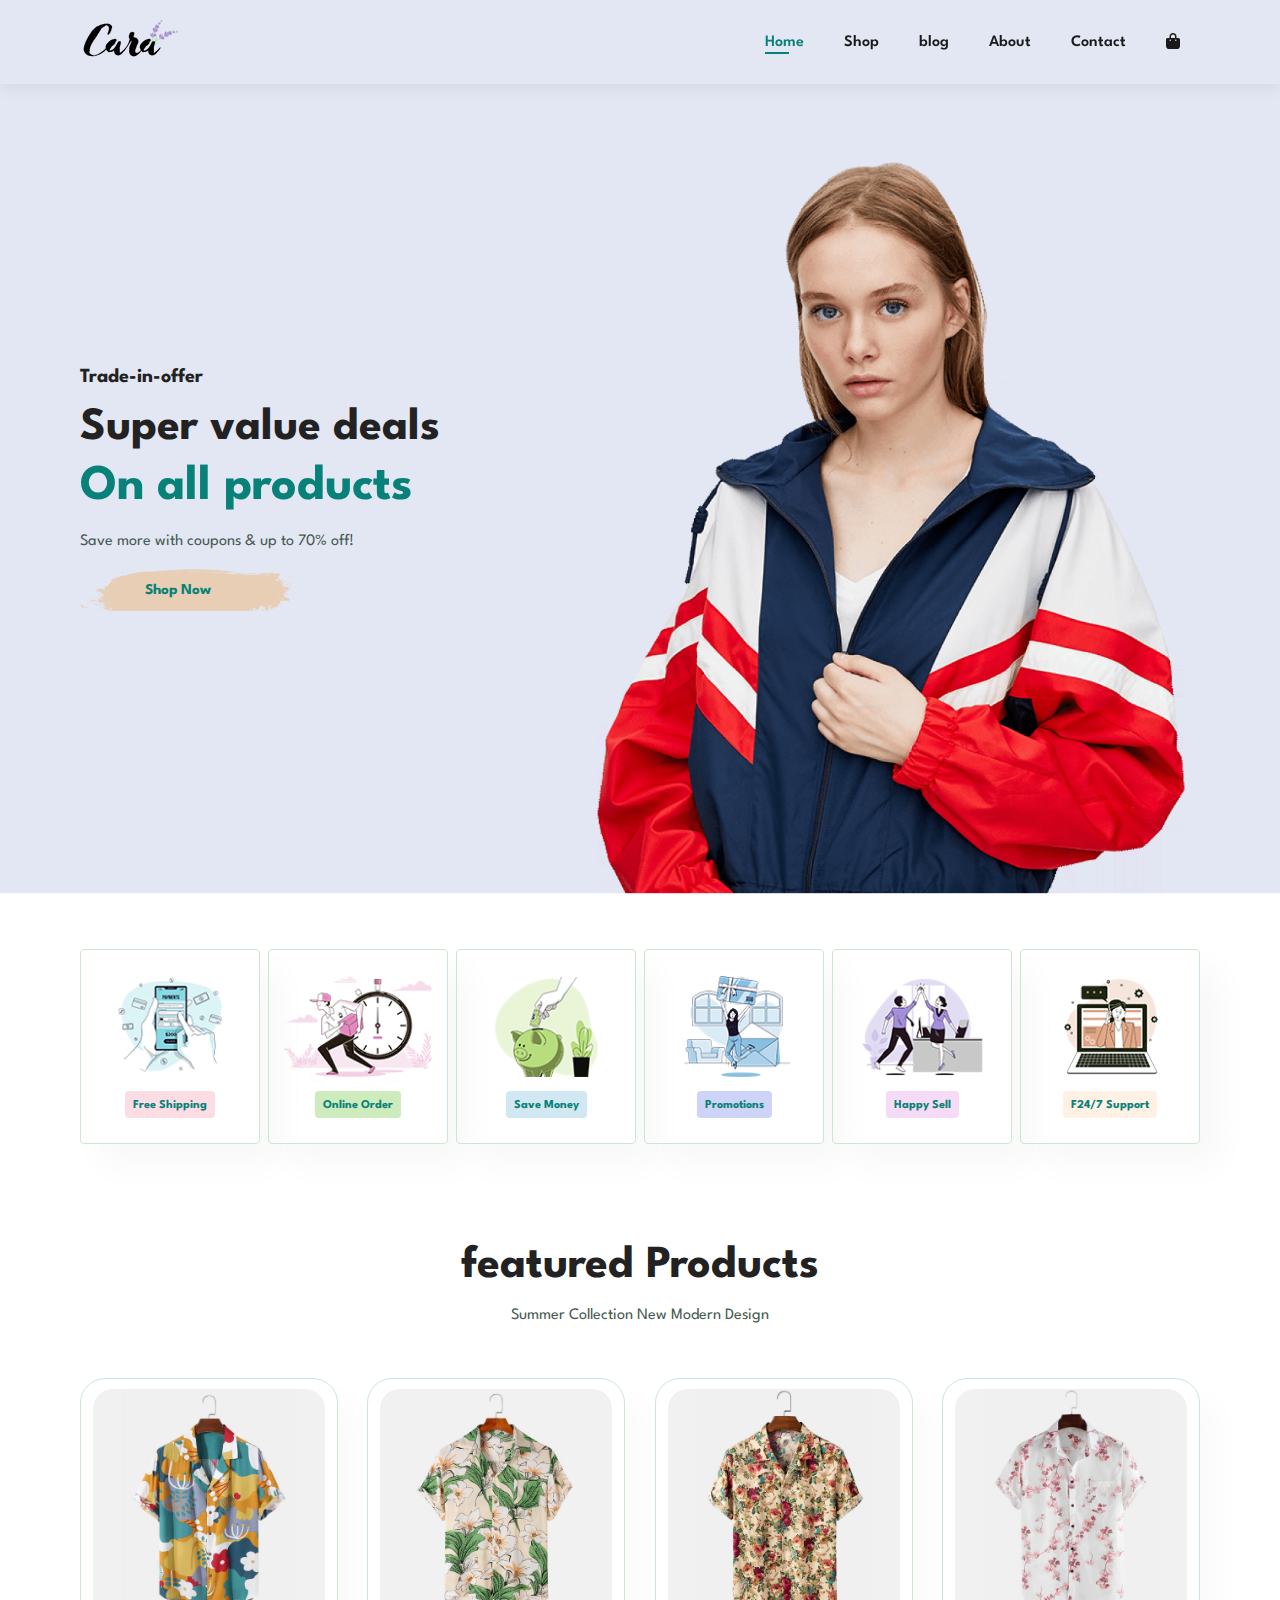
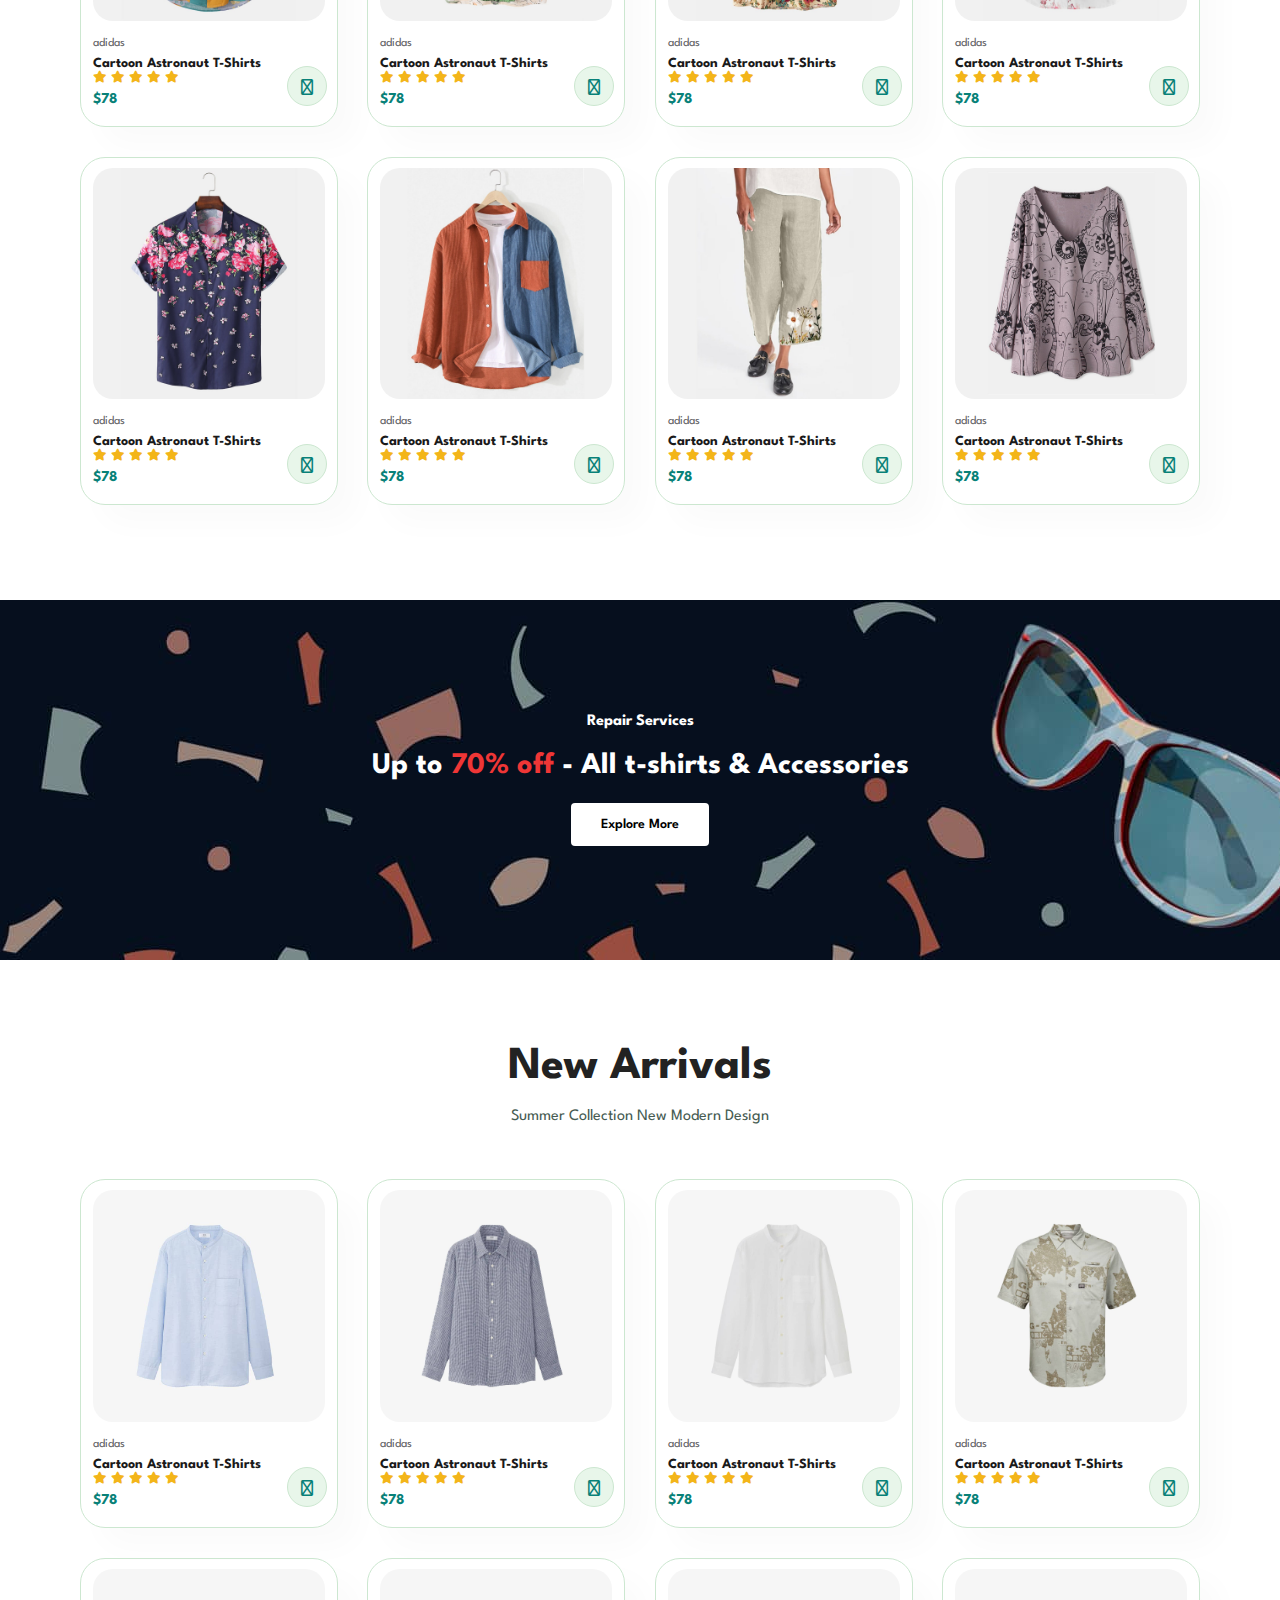
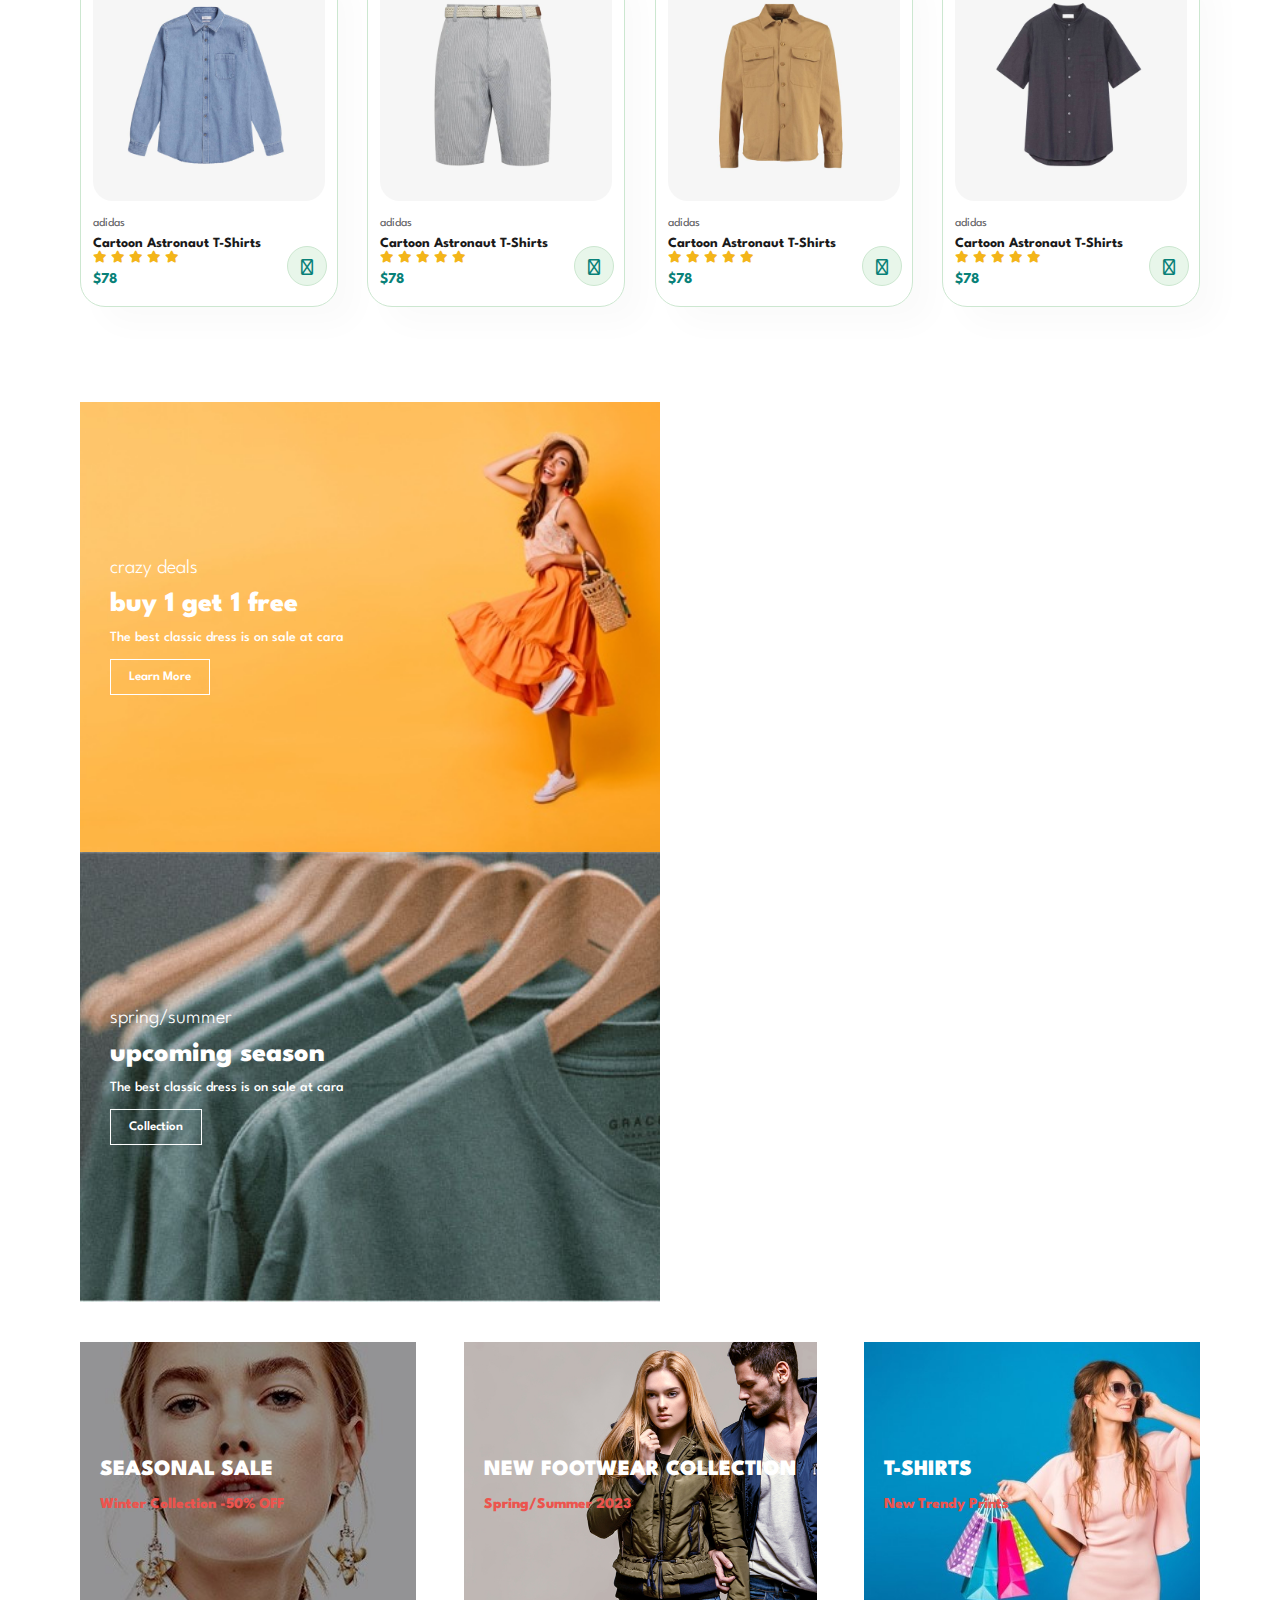
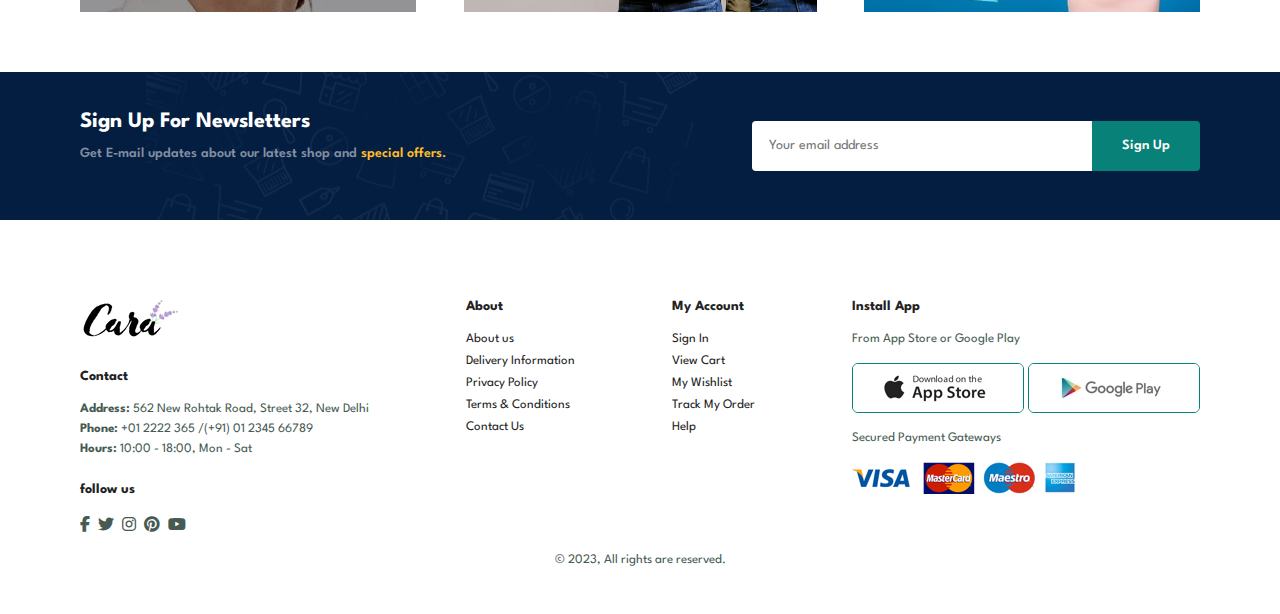
<file: index.html>
<!DOCTYPE html>
<html lang="en">
<head>
    <meta charset="UTF-8">
    <meta http-equiv="X-UA-Compatible" content="IE=edge">
    <meta name="viewport" content="width=device-width, initial-scale=1.0">
    <title>Ecommerce Website</title>
    <link rel="stylesheet" href="https://cdnjs.cloudflare.com/ajax/libs/font-awesome/6.4.0/css/all.min.css" />
    
    
    <link rel="stylesheet" href="style.css">
</head>
<body>
    
    <section id="header">
        <a href="#"><img src="img/logo.png" alt=""></a>

        <div>
            <ul id="navbar">
                <li><a class="active" href="index.html">Home</a></li>
                <li><a href="shop.html">Shop</a></li>
                <li><a href="blog.html">blog</a></li>
                <li><a href="about.html">About</a></li>
                <li><a href="contact.html">Contact</a></li>
                <li id="lg-bag"><a href="cart.html"><i class="fa fa-bag-shopping"></i></a></li>
                <a href="#" id="close"><i class="far fa-times"></i></a>
            </ul>
        </div>
        <div id="mobile">   
            <a href="cart.html"><i class="fa fa-bag-shopping"></i></a>
            <i id="bar" class="fas fa-outdent"></i>
        </div>
    </section>

     <section id="hero">
        <h4>Trade-in-offer</h4>
        <h2>Super value deals</h2>
        <h1>On all products</h1>
        <p>Save more with coupons & up to 70% off!</p>
        <button>Shop Now</button>
     </section>

     <section id="feature" class="section-p1 ">
        <div class="fe-box">
            <img src="img/features/f1.png" alt="">
            <h6>Free Shipping</h6>
        </div>
        <div class="fe-box">
            <img src="img/features/f2.png" alt="">
            <h6>Online Order</h6>
        </div>
        <div class="fe-box">
            <img src="img/features/f3.png" alt="">
            <h6>Save Money</h6>
        </div>
        <div class="fe-box">
            <img src="img/features/f4.png" alt="">
            <h6>Promotions</h6>
        </div>
        <div class="fe-box">
            <img src="img/features/f5.png" alt="">
            <h6>Happy Sell</h6>
        </div>
        <div class="fe-box">
            <img src="img/features/f6.png" alt="">
            <h6>F24/7 Support</h6>
        </div>
     </section>

     <section id="product1" class="section-p1">
        <h2>featured Products</h2>
        <p>Summer Collection New Modern Design</p>
        <div class="pro-container">
            <div class="pro">
                <img src="img/products/f1.jpg" alt="">
                <div class="des">
                    <span>adidas</span>
                    <h5>Cartoon Astronaut T-Shirts</h5>
                    <div class="star">
                        <i class="fas fa-star"></i>
                        <i class="fas fa-star"></i>
                        <i class="fas fa-star"></i>
                        <i class="fas fa-star"></i>
                        <i class="fas fa-star"></i>
                    </div>
                    <h4>$78</h4>
                </div>
                <a href="#"><i class="fas fa-shopping-cart cart"></i></i></a>
            </div> 
            <div class="pro">
                <img src="img/products/f2.jpg" alt="">
                <div class="des">
                    <span>adidas</span>
                    <h5>Cartoon Astronaut T-Shirts</h5>
                    <div class="star">
                        <i class="fas fa-star"></i>
                        <i class="fas fa-star"></i>
                        <i class="fas fa-star"></i>
                        <i class="fas fa-star"></i>
                        <i class="fas fa-star"></i>
                    </div>
                    <h4>$78</h4>
                </div>
                <a href="#"><i class="fas fa-shopping-cart cart"></i></i></a>
            </div> 
            <div class="pro">
                <img src="img/products/f3.jpg" alt="">
                <div class="des">
                    <span>adidas</span>
                    <h5>Cartoon Astronaut T-Shirts</h5>
                    <div class="star">
                        <i class="fas fa-star"></i>
                        <i class="fas fa-star"></i>
                        <i class="fas fa-star"></i>
                        <i class="fas fa-star"></i>
                        <i class="fas fa-star"></i>
                    </div>
                    <h4>$78</h4>
                </div>
                <a href="#"><i class="fas fa-shopping-cart cart"></i></i></a>
            </div> 
            <div class="pro">
                <img src="img/products/f4.jpg" alt="">
                <div class="des">
                    <span>adidas</span>
                    <h5>Cartoon Astronaut T-Shirts</h5>
                    <div class="star">
                        <i class="fas fa-star"></i>
                        <i class="fas fa-star"></i>
                        <i class="fas fa-star"></i>
                        <i class="fas fa-star"></i>
                        <i class="fas fa-star"></i>
                    </div>
                    <h4>$78</h4>
                </div>
                <a href="#"><i class="fas fa-shopping-cart cart"></i></i></a>
            </div> 
            <div class="pro">
                <img src="img/products/f5.jpg" alt="">
                <div class="des">
                    <span>adidas</span>
                    <h5>Cartoon Astronaut T-Shirts</h5>
                    <div class="star">
                        <i class="fas fa-star"></i>
                        <i class="fas fa-star"></i>
                        <i class="fas fa-star"></i>
                        <i class="fas fa-star"></i>
                        <i class="fas fa-star"></i>
                    </div>
                    <h4>$78</h4>
                </div>
                <a href="#"><i class="fas fa-shopping-cart cart"></i></i></a>
            </div> 
            <div class="pro">
                <img src="img/products/f6.jpg" alt="">
                <div class="des">
                    <span>adidas</span>
                    <h5>Cartoon Astronaut T-Shirts</h5>
                    <div class="star">
                        <i class="fas fa-star"></i>
                        <i class="fas fa-star"></i>
                        <i class="fas fa-star"></i>
                        <i class="fas fa-star"></i>
                        <i class="fas fa-star"></i>
                    </div>
                    <h4>$78</h4>
                </div>
                <a href="#"><i class="fas fa-shopping-cart cart"></i></i></a>
            </div> 
            <div class="pro">
                <img src="img/products/f7.jpg" alt="">
                <div class="des">
                    <span>adidas</span>
                    <h5>Cartoon Astronaut T-Shirts</h5>
                    <div class="star">
                        <i class="fas fa-star"></i>
                        <i class="fas fa-star"></i>
                        <i class="fas fa-star"></i>
                        <i class="fas fa-star"></i>
                        <i class="fas fa-star"></i>
                    </div>
                    <h4>$78</h4>
                </div>
                <a href="#"><i class="fas fa-shopping-cart cart"></i></i></a>
            </div> 
            <div class="pro">
                <img src="img/products/f8.jpg" alt="">
                <div class="des">
                    <span>adidas</span>
                    <h5>Cartoon Astronaut T-Shirts</h5>
                    <div class="star">
                        <i class="fas fa-star"></i>
                        <i class="fas fa-star"></i>
                        <i class="fas fa-star"></i>
                        <i class="fas fa-star"></i>
                        <i class="fas fa-star"></i>
                    </div>
                    <h4>$78</h4>
                </div>
                <a href="#"><i class="fas fa-shopping-cart cart"></i></i></a>
            </div> 
        </div>
     </section>

    <section id="banner" class="section-m1">
        <h4>Repair Services</h4>
        <h2>Up to <span>70% off</span> - All t-shirts & Accessories</h2>
        <button class="normal">Explore More</button>
    </section>

    <section id="product1" class="section-p1">
        <h2>New Arrivals</h2>
        <p>Summer Collection New Modern Design</p>
        <div class="pro-container">
            <div class="pro">
                <img src="img/products/n1.jpg" alt="">
                <div class="des">
                    <span>adidas</span>
                    <h5>Cartoon Astronaut T-Shirts</h5>
                    <div class="star">
                        <i class="fas fa-star"></i>
                        <i class="fas fa-star"></i>
                        <i class="fas fa-star"></i>
                        <i class="fas fa-star"></i>
                        <i class="fas fa-star"></i>
                    </div>
                    <h4>$78</h4>
                </div>
                <a href="#"><i class="fa fa-bag-shopping cart"></i></a>
            </div> 
            <div class="pro">
                <img src="img/products/n2.jpg" alt="">
                <div class="des">
                    <span>adidas</span>
                    <h5>Cartoon Astronaut T-Shirts</h5>
                    <div class="star">
                        <i class="fas fa-star"></i>
                        <i class="fas fa-star"></i>
                        <i class="fas fa-star"></i>
                        <i class="fas fa-star"></i>
                        <i class="fas fa-star"></i>
                    </div>
                    <h4>$78</h4>
                </div>
                <a href="#"><i class="fas fa-shopping-cart cart"></i></i></a>
            </div> 
            <div class="pro">
                <img src="img/products/n3.jpg" alt="">
                <div class="des">
                    <span>adidas</span>
                    <h5>Cartoon Astronaut T-Shirts</h5>
                    <div class="star">
                        <i class="fas fa-star"></i>
                        <i class="fas fa-star"></i>
                        <i class="fas fa-star"></i>
                        <i class="fas fa-star"></i>
                        <i class="fas fa-star"></i>
                    </div>
                    <h4>$78</h4>
                </div>
                <a href="#"><i class="fas fa-shopping-cart cart"></i></i></a>
            </div> 
            <div class="pro">
                <img src="img/products/n4.jpg" alt="">
                <div class="des">
                    <span>adidas</span>
                    <h5>Cartoon Astronaut T-Shirts</h5>
                    <div class="star">
                        <i class="fas fa-star"></i>
                        <i class="fas fa-star"></i>
                        <i class="fas fa-star"></i>
                        <i class="fas fa-star"></i>
                        <i class="fas fa-star"></i>
                    </div>
                    <h4>$78</h4>
                </div>
                <a href="#"><i class="fas fa-shopping-cart cart"></i></i></a>
            </div> 
            <div class="pro">
                <img src="img/products/n5.jpg" alt="">
                <div class="des">
                    <span>adidas</span>
                    <h5>Cartoon Astronaut T-Shirts</h5>
                    <div class="star">
                        <i class="fas fa-star"></i>
                        <i class="fas fa-star"></i>
                        <i class="fas fa-star"></i>
                        <i class="fas fa-star"></i>
                        <i class="fas fa-star"></i>
                    </div>
                    <h4>$78</h4>
                </div>
                <a href="#"><i class="fas fa-shopping-cart cart"></i></i></a>
            </div> 
            <div class="pro">
                <img src="img/products/n6.jpg" alt="">
                <div class="des">
                    <span>adidas</span>
                    <h5>Cartoon Astronaut T-Shirts</h5>
                    <div class="star">
                        <i class="fas fa-star"></i>
                        <i class="fas fa-star"></i>
                        <i class="fas fa-star"></i>
                        <i class="fas fa-star"></i>
                        <i class="fas fa-star"></i>
                    </div>
                    <h4>$78</h4>
                </div>
                <a href="#"><i class="fas fa-shopping-cart cart"></i></i></a>
            </div> 
            <div class="pro">
                <img src="img/products/n7.jpg" alt="">
                <div class="des">
                    <span>adidas</span>
                    <h5>Cartoon Astronaut T-Shirts</h5>
                    <div class="star">
                        <i class="fas fa-star"></i>
                        <i class="fas fa-star"></i>
                        <i class="fas fa-star"></i>
                        <i class="fas fa-star"></i>
                        <i class="fas fa-star"></i>
                    </div>
                    <h4>$78</h4>
                </div>
                <a href="#"><i class="fas fa-shopping-cart cart"></i></i></a>
            </div> 
            <div class="pro">
                <img src="img/products/n8.jpg" alt="">
                <div class="des">
                    <span>adidas</span>
                    <h5>Cartoon Astronaut T-Shirts</h5>
                    <div class="star">
                        <i class="fas fa-star"></i>
                        <i class="fas fa-star"></i>
                        <i class="fas fa-star"></i>
                        <i class="fas fa-star"></i>
                        <i class="fas fa-star"></i>
                    </div>
                    <h4>$78</h4>
                </div>
                <a href="#"><i class="fas fa-shopping-cart cart"></i></i></a>
            </div> 
        </div>
     </section>    

     <section id="sm-banner" class="section-p1">
        <div class="banner-box">
            <h4>crazy deals</h4>
            <h2>buy 1 get 1 free</h2>
            <span>The best classic dress is on sale at cara</span>
            <button class="white">Learn More</button>
        </div>
        <div class="banner-box banner-box2">
            <h4>spring/summer</h4>
            <h2>upcoming season</h2>
            <span>The best classic dress is on sale at cara</span>
            <button class="white">Collection</button>
        </div>
     </section>

     <section id="banner3">
        <div class="banner-box">
            <h2>SEASONAL SALE</h2>
            <h3>Winter Collection -50% OFF</h3>
        </div>
        <div class="banner-box banner-box2">
            <h2>NEW FOOTWEAR COLLECTION</h2>
            <h3>Spring/Summer 2023</h3>
        </div>
        <div class="banner-box banner-box3">
            <h2>T-SHIRTS</h2>
            <h3>New Trendy Prints</h3>
        </div>
     </section>

     <section id="newsletter" class="section-p1 section-m1">
        <div class="newstext">
            <h4>Sign Up For Newsletters</h4>
            <p>Get E-mail updates about our latest shop and <span>special offers.</span></p>
        </div>  
        <div class="form">
            <input type="text" placeholder="Your email address">
            <button class="normal">Sign Up</button>
        </div>
     </section>

    <footer class="section-p1">
        <div class="col">
            <img class="logo" src="img/logo.png" alt="">
            <h4>Contact</h4>
            <p><strong>Address: </strong>562 New Rohtak Road, Street 32, New Delhi</p>
            <p><strong>Phone: </strong>+01 2222 365 /(+91) 01 2345 66789</p>
            <p><strong>Hours: </strong>10:00 - 18:00, Mon - Sat</p>
            <div class="follow">
                <h4>follow us</h4>
                <div class="icon">
                    <i class="fab fa-facebook-f"></i>
                    <i class="fab fa-twitter"></i>
                    <i class="fab fa-instagram"></i>
                    <i class="fab fa-pinterest"></i>
                    <i class="fab fa-youtube"></i>
                </div>
            </div>
        </div>

        <div class="col">
            <h4>About</h4>
            <a href="#">About us</a>
            <a href="#">Delivery Information</a>
            <a href="#">Privacy Policy</a>
            <a href="#">Terms & Conditions</a>
            <a href="#">Contact Us</a>
        </div>

        <div class="col">
            <h4>My Account</h4>
            <a href="#">Sign In</a>
            <a href="#">View Cart</a>
            <a href="#">My Wishlist</a>
            <a href="#">Track My Order</a>
            <a href="#">Help</a>
        </div>

        <div class="col install">
            <h4>Install App</h4>
            <p>From App Store or Google Play</p>
            <div class="row">
                <img src="img/pay/app.jpg" alt="">
                <img src="img/pay/play.jpg" alt="">
            </div>
            <p>Secured Payment Gateways</p>
            <img src="img/pay/pay.png" alt="">
        </div>

        <div class="copyright">
            <p>© 2023, All rights are reserved.</p>
        </div>
    </footer>

</body>
    <script src="script.js"></script>
</html>
</file>
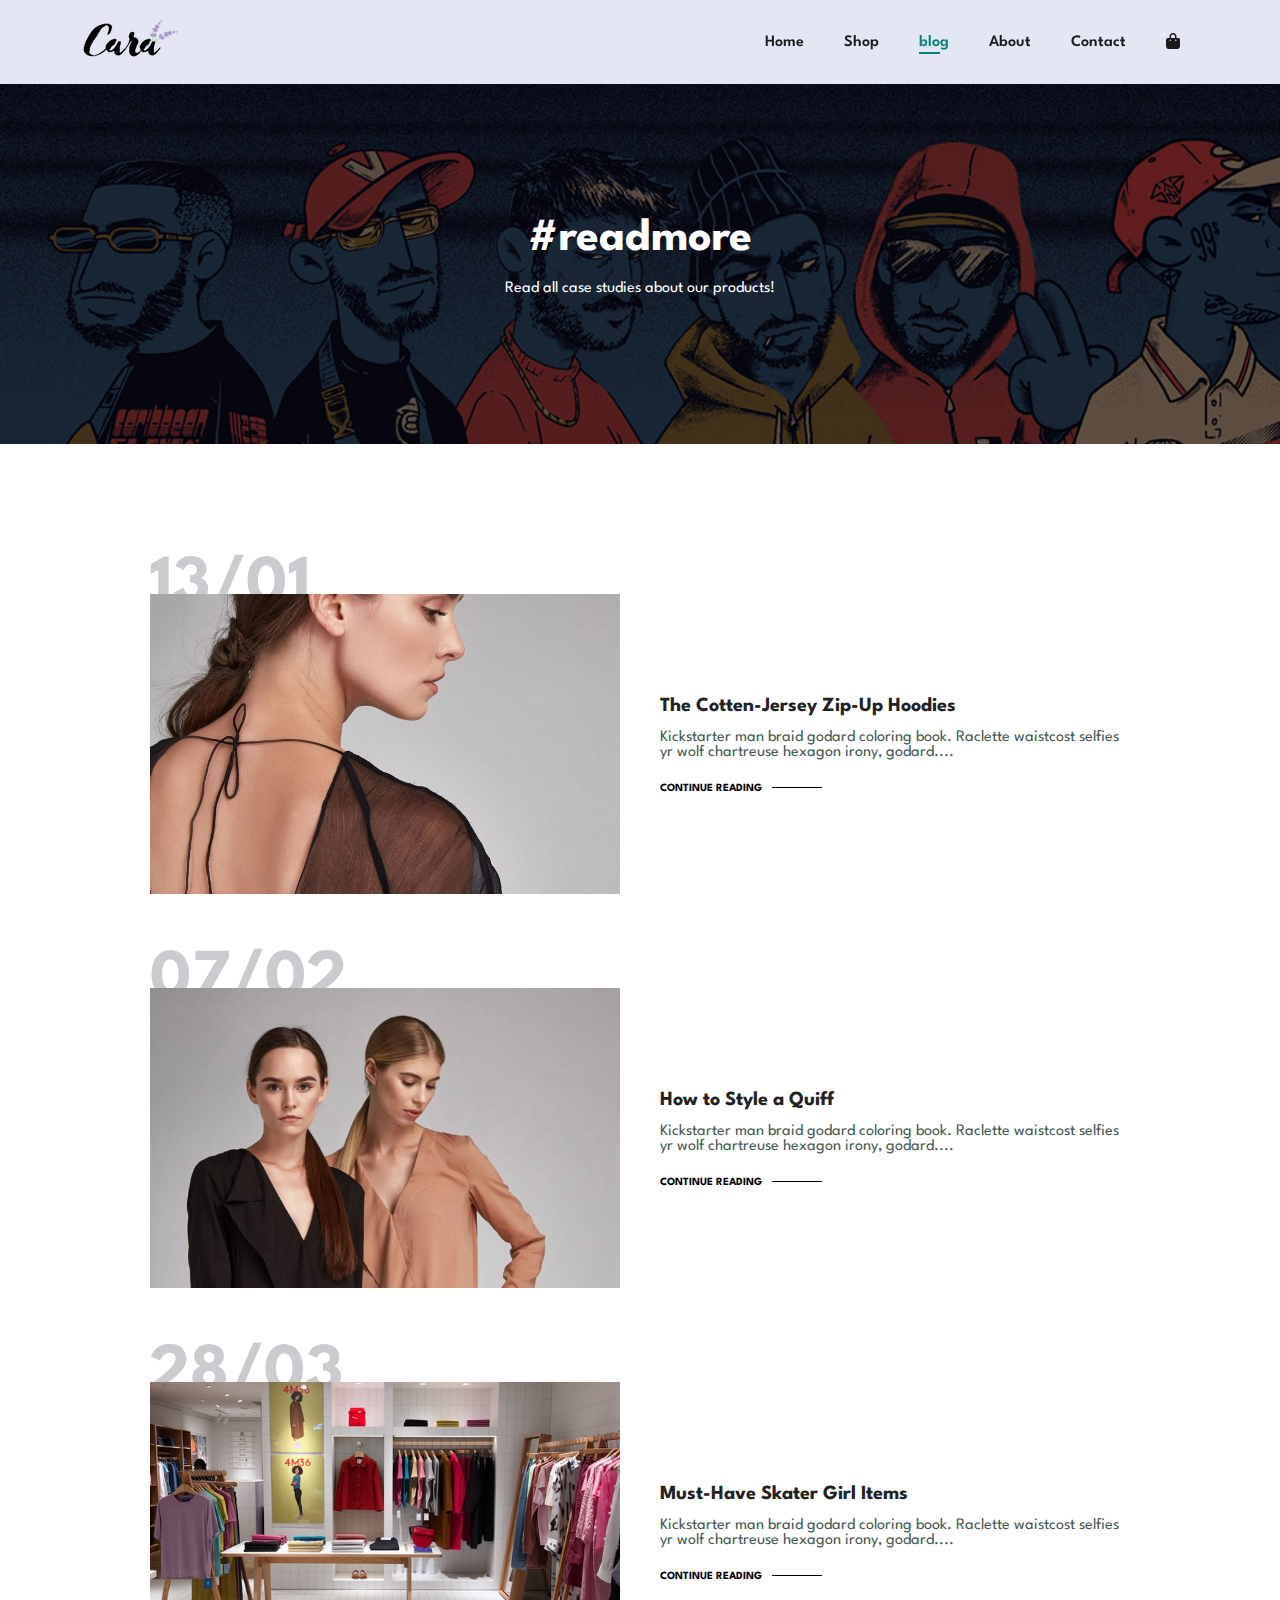
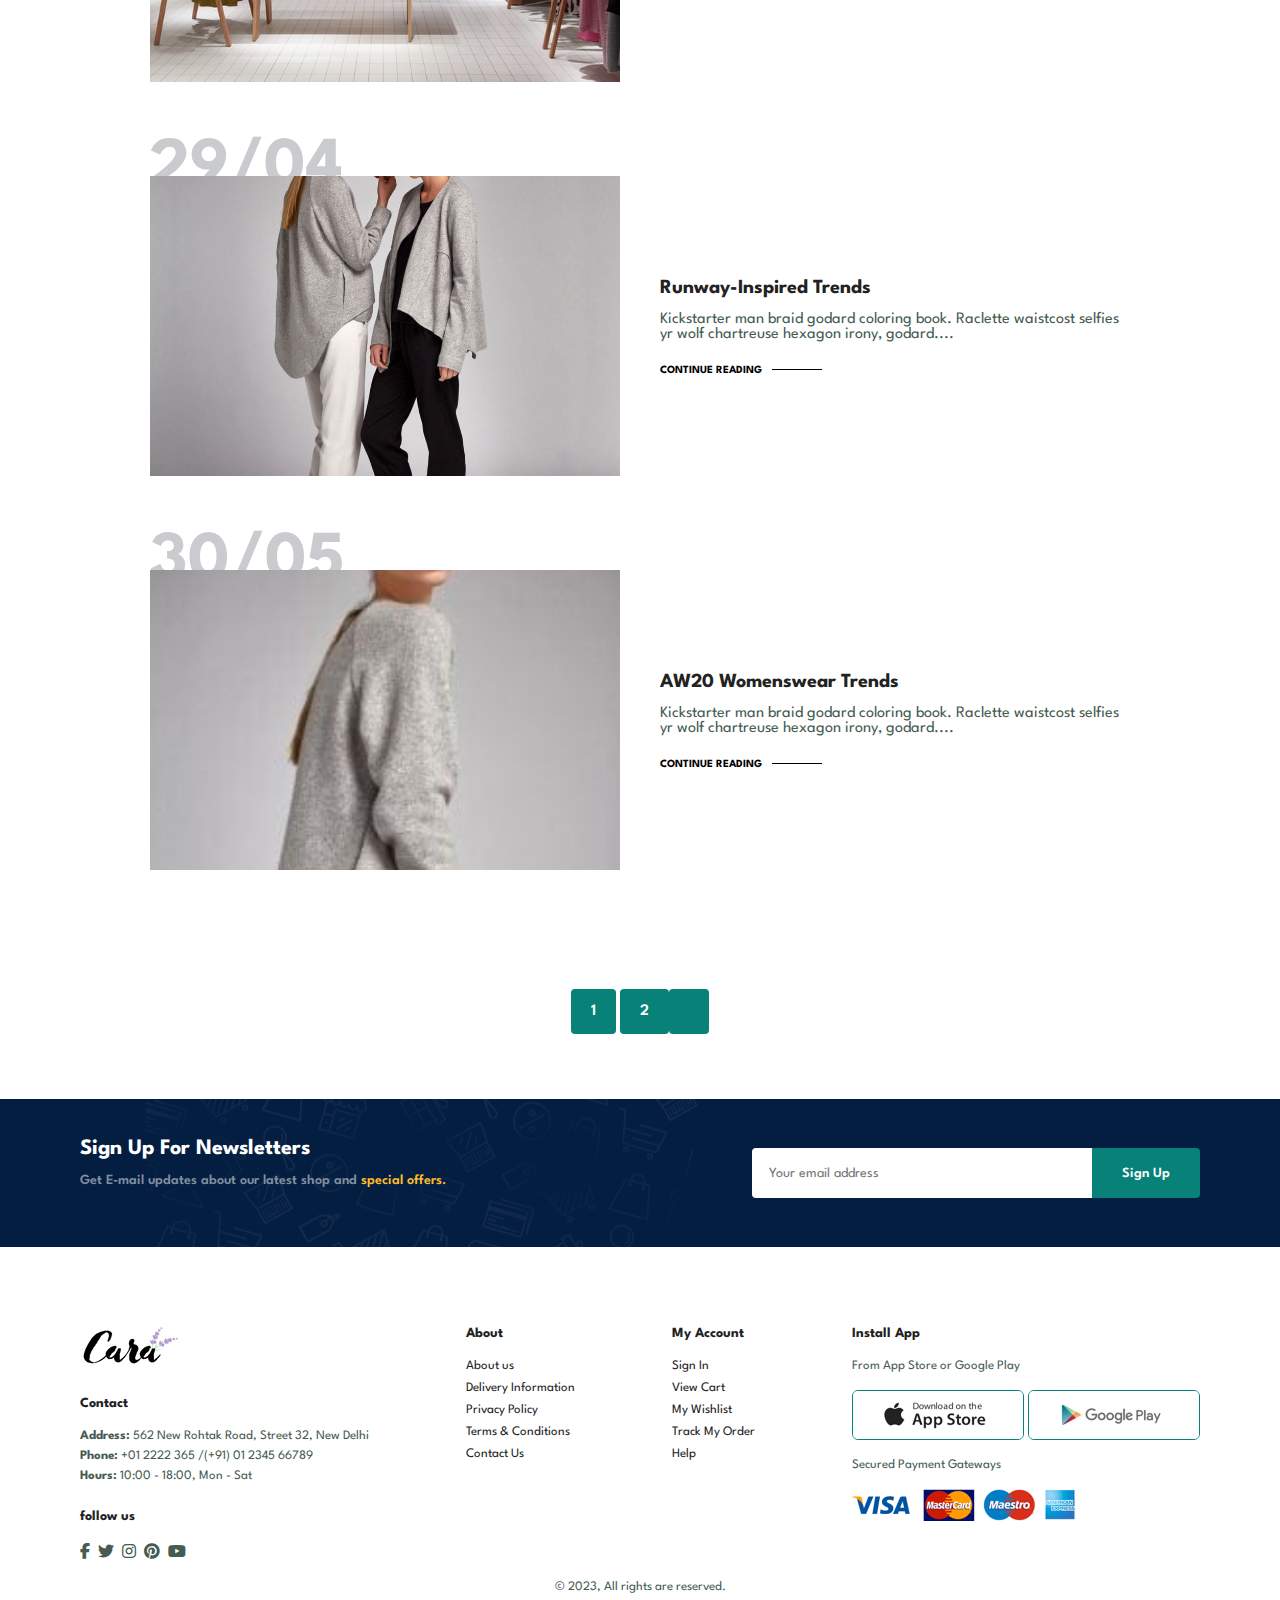
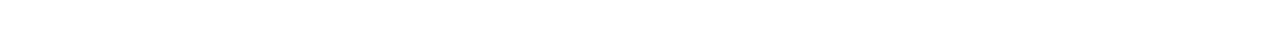
<file: blog.html>
<!DOCTYPE html>
<html lang="en">
<head>
    <meta charset="UTF-8">
    <meta http-equiv="X-UA-Compatible" content="IE=edge">
    <meta name="viewport" content="width=device-width, initial-scale=1.0">
    <title>Ecommerce Website</title>
    <link rel="stylesheet" href="https://cdnjs.cloudflare.com/ajax/libs/font-awesome/6.4.0/css/all.min.css" />

    <link rel="stylesheet" href="style.css">
</head>
<body>
    
    <section id="header">
        <a href="#"><img src="img/logo.png" alt=""></a>

        <div>
            <ul id="navbar">
                <li><a href="index.html">Home</a></li>
                <li><a href="shop.html">Shop</a></li>
                <li><a class="active" href="blog.html">blog</a></li>
                <li><a href="about.html">About</a></li>
                <li><a href="contact.html">Contact</a></li>
                <li id="lg-bag"><a href="cart.html"><i class="fa fa-bag-shopping"></i></a></li>
                <a href="#" id="close"><i class="far fa-times"></i></a>
            </ul>
        </div>
        <div id="mobile">   
            <a href="cart.html"><i class="fa fa-bag-shopping"></i></a>
            <i id="bar" class="fas fa-outdent"></i>
        </div>
    </section>

    <section id="page-header" class="blog-header">
        <h2>#readmore</h2>
        <p>Read all case studies about our products!</p>
    </section>   

    <section id="blog">
        <div class="blog-box">
            <div class="blog-img">
                <img src="img/blog/b1.jpg" alt="">
            </div>
            <div class="blog-details">
                <h4>The Cotten-Jersey Zip-Up Hoodies</h4>
                <p>Kickstarter man braid godard coloring book. Raclette waistcost selfies yr wolf chartreuse hexagon irony, godard....</p>
                <a href="#">CONTINUE READING</a>
            </div>
            <h1>13/01</h1>
        </div>
        <div class="blog-box">
            <div class="blog-img">
                <img src="img/blog/b2.jpg" alt="">
            </div>
            <div class="blog-details">
                <h4>How to Style a Quiff</h4>
                <p>Kickstarter man braid godard coloring book. Raclette waistcost selfies yr wolf chartreuse hexagon irony, godard....</p>
                <a href="#">CONTINUE READING</a>
            </div>
            <h1>07/02</h1>
        </div>
        <div class="blog-box">
            <div class="blog-img">
                <img src="img/blog/b3.jpg" alt="">
            </div>
            <div class="blog-details">
                <h4>Must-Have Skater Girl Items</h4>
                <p>Kickstarter man braid godard coloring book. Raclette waistcost selfies yr wolf chartreuse hexagon irony, godard....</p>
                <a href="#">CONTINUE READING</a>
            </div>
            <h1>28/03</h1>
        </div>
        <div class="blog-box">
            <div class="blog-img">
                <img src="img/blog/b4.jpg" alt="">
            </div>
            <div class="blog-details">
                <h4>Runway-Inspired Trends</h4>
                <p>Kickstarter man braid godard coloring book. Raclette waistcost selfies yr wolf chartreuse hexagon irony, godard....</p>
                <a href="#">CONTINUE READING</a>
            </div>
            <h1>29/04</h1>
        </div>
        <div class="blog-box">
            <div class="blog-img">
                <img src="img/blog/b5.jpg" alt="">
            </div>
            <div class="blog-details">
                <h4>AW20 Womenswear Trends</h4>
                <p>Kickstarter man braid godard coloring book. Raclette waistcost selfies yr wolf chartreuse hexagon irony, godard....</p>
                <a href="#">CONTINUE READING</a>
            </div>
            <h1>30/05</h1>
        </div>
    </section>

    <section id="pagination" class="section-p1">
        <a href="#">1</a>
        <a href="#">2</a>
        <a href="#"><i class="fal fa-long-arrow-alt-right"></i></a>
    </section>

    <section id="newsletter" class="section-p1 section-m1">
        <div class="newstext">
            <h4>Sign Up For Newsletters</h4>
            <p>Get E-mail updates about our latest shop and <span>special offers.</span></p>
        </div>  
        <div class="form">
            <input type="text" placeholder="Your email address">
            <button class="normal">Sign Up</button>
        </div>
    </section>

    <footer class="section-p1">
        <div class="col">
            <img class="logo" src="img/logo.png" alt="">
            <h4>Contact</h4>
            <p><strong>Address: </strong>562 New Rohtak Road, Street 32, New Delhi</p>
            <p><strong>Phone: </strong>+01 2222 365 /(+91) 01 2345 66789</p>
            <p><strong>Hours: </strong>10:00 - 18:00, Mon - Sat</p>
            <div class="follow">
                <h4>follow us</h4>
                <div class="icon">
                    <i class="fab fa-facebook-f"></i>
                    <i class="fab fa-twitter"></i>
                    <i class="fab fa-instagram"></i>
                    <i class="fab fa-pinterest"></i>
                    <i class="fab fa-youtube"></i>
                </div>
            </div>
        </div>

        <div class="col">
            <h4>About</h4>
            <a href="#">About us</a>
            <a href="#">Delivery Information</a>
            <a href="#">Privacy Policy</a>
            <a href="#">Terms & Conditions</a>
            <a href="#">Contact Us</a>
        </div>

        <div class="col">
            <h4>My Account</h4>
            <a href="#">Sign In</a>
            <a href="#">View Cart</a>
            <a href="#">My Wishlist</a>
            <a href="#">Track My Order</a>
            <a href="#">Help</a>
        </div>

        <div class="col install">
            <h4>Install App</h4>
            <p>From App Store or Google Play</p>
            <div class="row">
                <img src="img/pay/app.jpg" alt="">
                <img src="img/pay/play.jpg" alt="">
            </div>
            <p>Secured Payment Gateways</p>
            <img src="img/pay/pay.png" alt="">
        </div>

        <div class="copyright">
            <p>© 2023, All rights are reserved.</p>
        </div>
    </footer>

</body>
    <script src="script.js"></script>
</html>
</file>
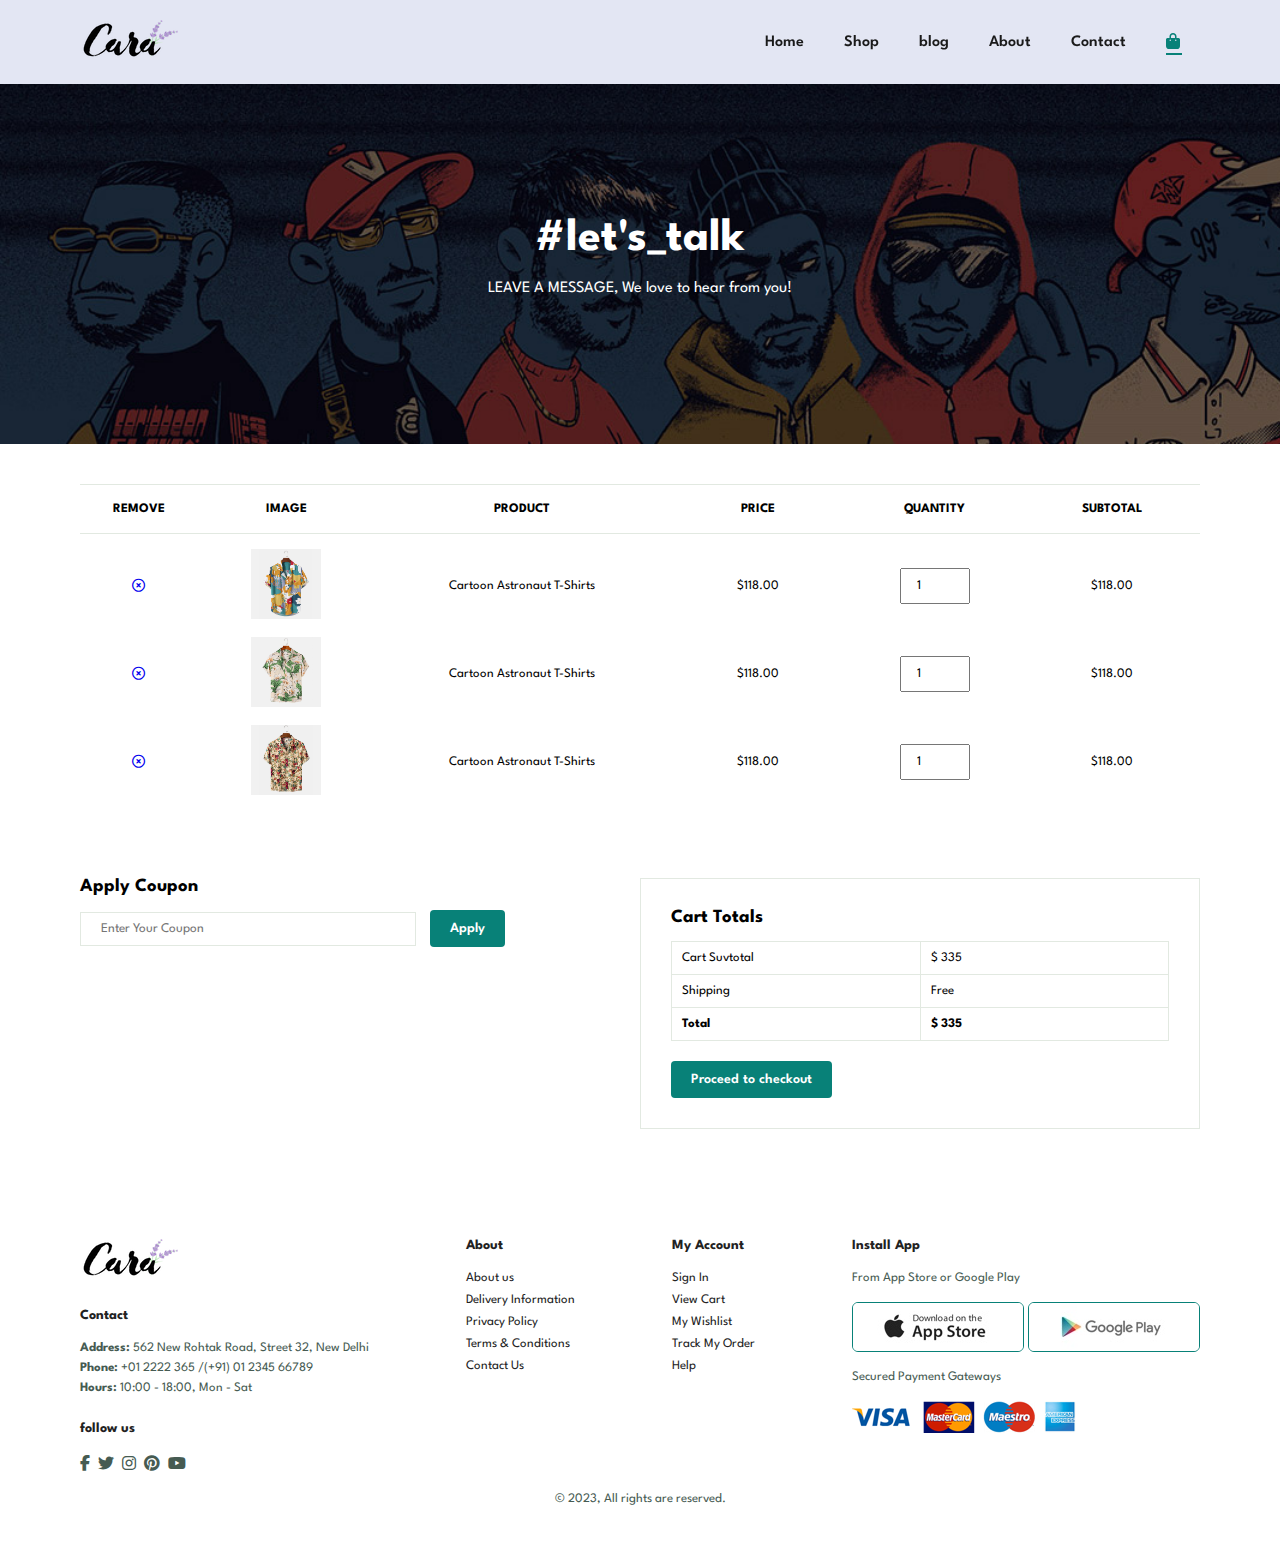
<file: cart.html>
<!DOCTYPE html>
<html lang="en">
<head>
    <meta charset="UTF-8">
    <meta http-equiv="X-UA-Compatible" content="IE=edge">
    <meta name="viewport" content="width=device-width, initial-scale=1.0">
    <title>Ecommerce Website</title>
    <link rel="stylesheet" href="https://cdnjs.cloudflare.com/ajax/libs/font-awesome/6.4.0/css/all.min.css" />

    <link rel="stylesheet" href="style.css">
</head>
<body>
    
    <section id="header">
        <a href="#"><img src="img/logo.png" alt=""></a>

        <div>
            <ul id="navbar">
                <li><a href="index.html">Home</a></li>
                <li><a href="shop.html">Shop</a></li>
                <li><a href="blog.html">blog</a></li>
                <li><a href="about.html">About</a></li>
                <li><a href="contact.html">Contact</a></li>
                <li id="lg-bag"><a class="active" href="cart.html"><i class="fa fa-bag-shopping"></i></a></li>
                <a href="#" id="close"><i class="far fa-times"></i></a>
            </ul>
        </div>
        <div id="mobile">   
            <a href="cart.html"><i class="fa fa-bag-shopping"></i></a>
            <i id="bar" class="fas fa-outdent"></i>
        </div>
    </section>

    <section id="page-header" class="about-header">
        <h2>#let's_talk</h2>
        <p>LEAVE A MESSAGE, We love to hear from you!</p>
    </section>

    <section id="cart" class="section-p1">
        <table width="100%">
            <thead>
                <tr>
                    <td>Remove</td>
                    <td>Image</td>
                    <td>Product</td>
                    <td>Price</td>
                    <td>Quantity</td>
                    <td>Subtotal</td>
                </tr>
            </thead>
            <tbody>
                <tr>
                    <td><a href="#"><i class="far fa-times-circle"></i></a></td>
                    <td><img src="img/products/f1.jpg" alt=""></td>
                    <td>Cartoon Astronaut T-Shirts</td>
                    <td>$118.00</td>
                    <td><input type="number" value="1"></td>
                    <td>$118.00</td>
                </tr>
                <tr>
                    <td><a href="#"><i class="far fa-times-circle"></i></a></td>
                    <td><img src="img/products/f2.jpg" alt=""></td>
                    <td>Cartoon Astronaut T-Shirts</td>
                    <td>$118.00</td>
                    <td><input type="number" value="1"></td>
                    <td>$118.00</td>
                </tr>
                <tr>
                    <td><a href="#"><i class="far fa-times-circle"></i></a></td>
                    <td><img src="img/products/f3.jpg" alt=""></td>
                    <td>Cartoon Astronaut T-Shirts</td>
                    <td>$118.00</td>
                    <td><input type="number" value="1"></td>
                    <td>$118.00</td>
                </tr>
            </tbody>
        </table>
    </section>

    <section id="cart-add" class="section-p1">
        <div id="coupon">
            <h3>Apply Coupon</h3>
            <div>
                <input type="text" placeholder="Enter Your Coupon">
                <button class="normal">Apply</button>
            </div>
        </div>

        <div id="subtotal">
            <h3>Cart Totals</h3>
            <table>
                <tr>
                    <td>Cart Suvtotal</td>
                    <td>$ 335</td>
                </tr>
                <tr>
                    <td>Shipping</td>
                    <td>Free</td>
                </tr>
                <tr>
                    <td><strong>Total</strong></td>
                    <td><strong>$ 335</strong></td>
                </tr>
            </table>
            <button class="normal">Proceed to checkout</button>
        </div>
    </section>

    <footer class="section-p1">
        <div class="col">
            <img class="logo" src="img/logo.png" alt="">
            <h4>Contact</h4>
            <p><strong>Address: </strong>562 New Rohtak Road, Street 32, New Delhi</p>
            <p><strong>Phone: </strong>+01 2222 365 /(+91) 01 2345 66789</p>
            <p><strong>Hours: </strong>10:00 - 18:00, Mon - Sat</p>
            <div class="follow">
                <h4>follow us</h4>
                <div class="icon">
                    <i class="fab fa-facebook-f"></i>
                    <i class="fab fa-twitter"></i>
                    <i class="fab fa-instagram"></i>
                    <i class="fab fa-pinterest"></i>
                    <i class="fab fa-youtube"></i>
                </div>
            </div>
        </div>

        <div class="col">
            <h4>About</h4>
            <a href="#">About us</a>
            <a href="#">Delivery Information</a>
            <a href="#">Privacy Policy</a>
            <a href="#">Terms & Conditions</a>
            <a href="#">Contact Us</a>
        </div>

        <div class="col">
            <h4>My Account</h4>
            <a href="#">Sign In</a>
            <a href="#">View Cart</a>
            <a href="#">My Wishlist</a>
            <a href="#">Track My Order</a>
            <a href="#">Help</a>
        </div>

        <div class="col install">
            <h4>Install App</h4>
            <p>From App Store or Google Play</p>
            <div class="row">
                <img src="img/pay/app.jpg" alt="">
                <img src="img/pay/play.jpg" alt="">
            </div>
            <p>Secured Payment Gateways</p>
            <img src="img/pay/pay.png" alt="">
        </div>

        <div class="copyright">
            <p>© 2023, All rights are reserved.</p>
        </div>
    </footer>

</body>
    <script src="script.js"></script>
</html>
</file>
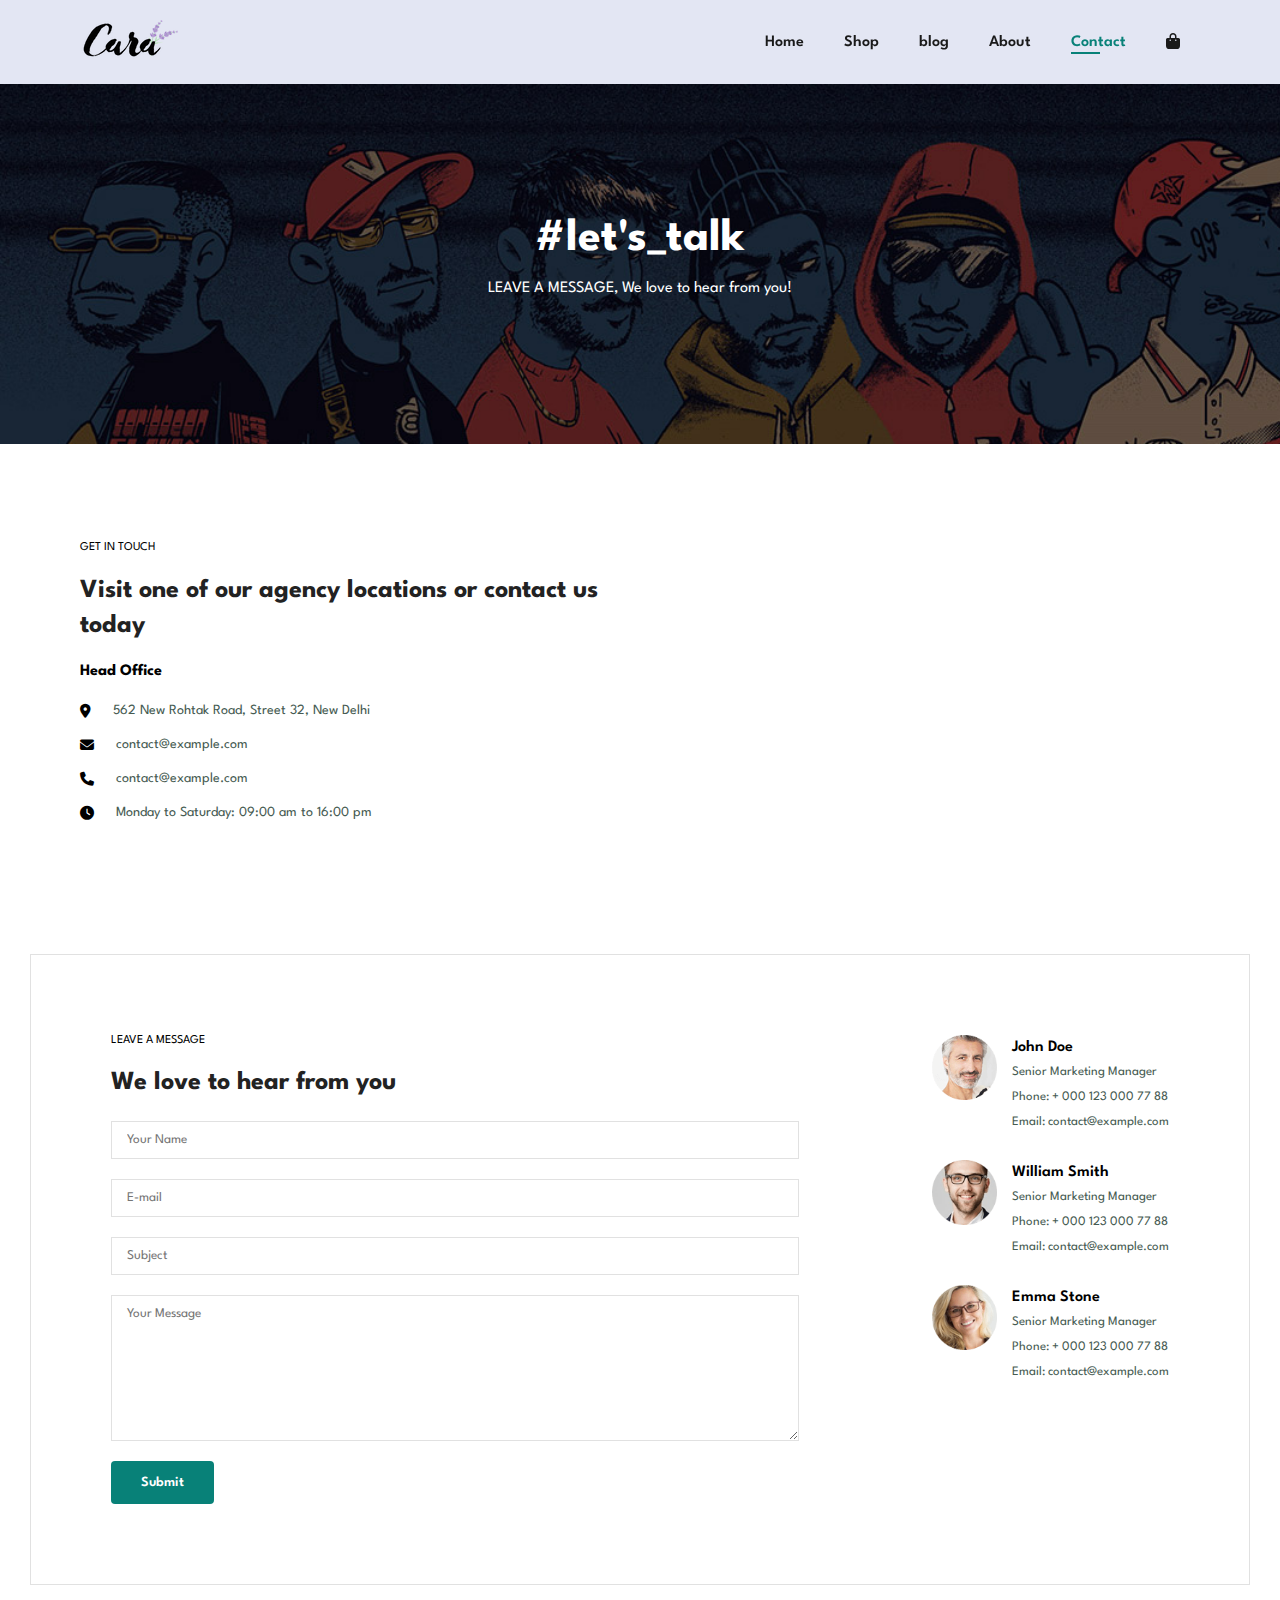
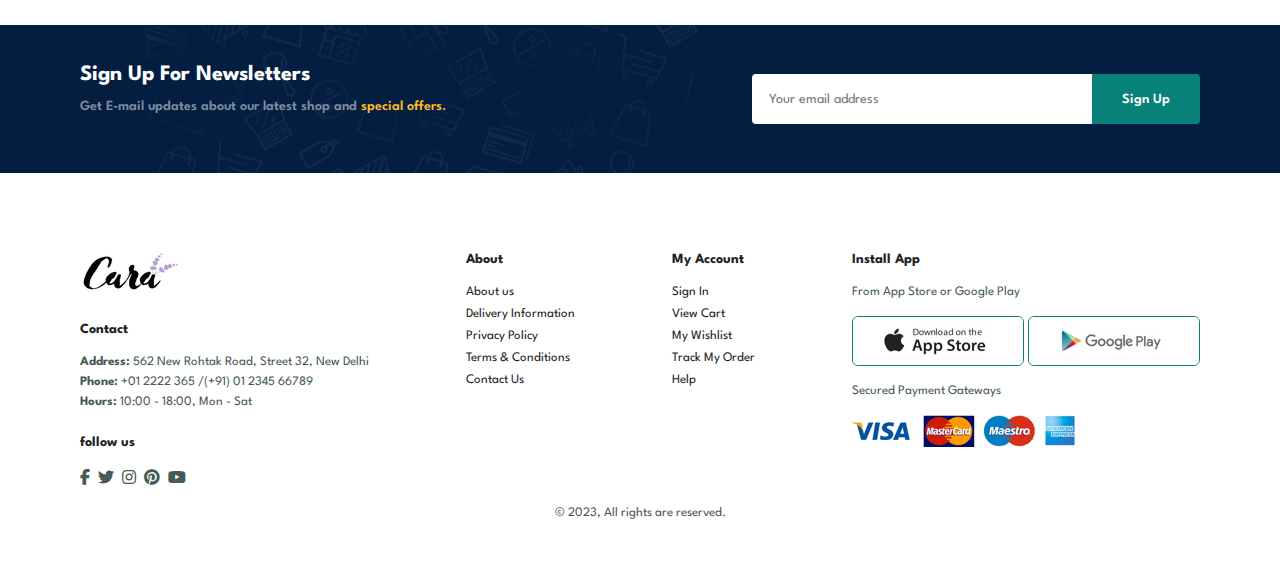
<file: contact.html>
<!DOCTYPE html>
<html lang="en">
<head>
    <meta charset="UTF-8">
    <meta http-equiv="X-UA-Compatible" content="IE=edge">
    <meta name="viewport" content="width=device-width, initial-scale=1.0">
    <title>Ecommerce Website</title>
    <link rel="stylesheet" href="https://cdnjs.cloudflare.com/ajax/libs/font-awesome/6.4.0/css/all.min.css" />

    <link rel="stylesheet" href="style.css">
</head>
<body>
    
    <section id="header">
        <a href="#"><img src="img/logo.png" alt=""></a>

        <div>
            <ul id="navbar">
                <li><a href="index.html">Home</a></li>
                <li><a href="shop.html">Shop</a></li>
                <li><a href="blog.html">blog</a></li>
                <li><a href="about.html">About</a></li>
                <li><a class="active" href="contact.html">Contact</a></li>
                <li id="lg-bag"><a href="cart.html"><i class="fa fa-bag-shopping"></i></a></li>
                <a href="#" id="close"><i class="far fa-times"></i></a>
            </ul>
        </div>
        <div id="mobile">   
            <a href="cart.html"><i class="fa fa-bag-shopping"></i></a>
            <i id="bar" class="fas fa-outdent"></i>
        </div>
    </section>

    <section id="page-header" class="about-header">
        <h2>#let's_talk</h2>
        <p>LEAVE A MESSAGE, We love to hear from you!</p>
    </section>

    <section id="contact-details" class="section-p1">
        <div class="details">
            <span>GET IN TOUCH</span>
            <h2>Visit one of our agency locations or contact us today</h2>
            <h3>Head Office</h3>
            <div>
                <li>
                    <i class="fa-sharp fa-solid fa-location-dot"></i>
                    <p>562 New Rohtak Road, Street 32, New Delhi</p>
                </li>
                <li>
                    <i class="fa-solid fa-envelope"></i>
                    <p>contact@example.com</p>
                </li>
                <li>
                    <i class="fa-solid fa-phone"></i>
                    <p>contact@example.com</p>
                </li>
                <li>
                    <i class="fa-solid fa-clock"></i>
                    <p>Monday to Saturday: 09:00 am to 16:00 pm</p>
                </li>
            </div>
        </div>

        <div class="map">
            <iframe src="https://www.google.com/maps/embed?pb=!1m18!1m12!1m3!1d224108.69675062763!2d77.06305390251998!3d28.638800418382008!2m3!1f0!2f0!3f0!3m2!1i1024!2i768!4f13.1!3m3!1m2!1s0x390cfd5b347eb62d%3A0x52c2b7494e204dce!2sNew%20Delhi%2C%20Delhi!5e0!3m2!1sen!2sin!4v1682316331594!5m2!1sen!2sin" width="600" height="450" style="border:0;" allowfullscreen="" loading="lazy" referrerpolicy="no-referrer-when-downgrade"></iframe>
        </div>
    </section>

    <section id="form-details">
        <form action="">
            <span>LEAVE A MESSAGE</span>
            <h2>We love to hear from you</h2>
            <input type="text" placeholder="Your Name">
            <input type="text" placeholder="E-mail">
            <input type="text" placeholder="Subject">
            <textarea name="" id="" cols="30" rows="10" placeholder="Your Message"></textarea>
            <button class="normal">Submit</button>
        </form>

        <div class="people">
            <div>
                <img src="img/people/1.png" alt="">
                <p><span>John Doe</span> Senior Marketing Manager <br> Phone: + 000 123 000 77 88 <br> Email: contact@example.com</p>
            </div>
            <div>
                <img src="img/people/2.png" alt="">
                <p><span>William Smith</span> Senior Marketing Manager <br> Phone: + 000 123 000 77 88 <br> Email: contact@example.com</p>
            </div>
            <div>
                <img src="img/people/3.png" alt="">
                <p><span>Emma Stone</span> Senior Marketing Manager <br> Phone: + 000 123 000 77 88 <br> Email: contact@example.com</p>
            </div>
        </div>
    </section>

    <section id="newsletter" class="section-p1 section-m1">
        <div class="newstext">
            <h4>Sign Up For Newsletters</h4>
            <p>Get E-mail updates about our latest shop and <span>special offers.</span></p>
        </div>  
        <div class="form">
            <input type="text" placeholder="Your email address">
            <button class="normal">Sign Up</button>
        </div>
    </section>

    <footer class="section-p1">
        <div class="col">
            <img class="logo" src="img/logo.png" alt="">
            <h4>Contact</h4>
            <p><strong>Address: </strong>562 New Rohtak Road, Street 32, New Delhi</p>
            <p><strong>Phone: </strong>+01 2222 365 /(+91) 01 2345 66789</p>
            <p><strong>Hours: </strong>10:00 - 18:00, Mon - Sat</p>
            <div class="follow">
                <h4>follow us</h4>
                <div class="icon">
                    <i class="fab fa-facebook-f"></i>
                    <i class="fab fa-twitter"></i>
                    <i class="fab fa-instagram"></i>
                    <i class="fab fa-pinterest"></i>
                    <i class="fab fa-youtube"></i>
                </div>
            </div>
        </div>

        <div class="col">
            <h4>About</h4>
            <a href="#">About us</a>
            <a href="#">Delivery Information</a>
            <a href="#">Privacy Policy</a>
            <a href="#">Terms & Conditions</a>
            <a href="#">Contact Us</a>
        </div>

        <div class="col">
            <h4>My Account</h4>
            <a href="#">Sign In</a>
            <a href="#">View Cart</a>
            <a href="#">My Wishlist</a>
            <a href="#">Track My Order</a>
            <a href="#">Help</a>
        </div>

        <div class="col install">
            <h4>Install App</h4>
            <p>From App Store or Google Play</p>
            <div class="row">
                <img src="img/pay/app.jpg" alt="">
                <img src="img/pay/play.jpg" alt="">
            </div>
            <p>Secured Payment Gateways</p>
            <img src="img/pay/pay.png" alt="">
        </div>

        <div class="copyright">
            <p>© 2023, All rights are reserved.</p>
        </div>
    </footer>

</body>
    <script src="script.js"></script>
</html>
</file>
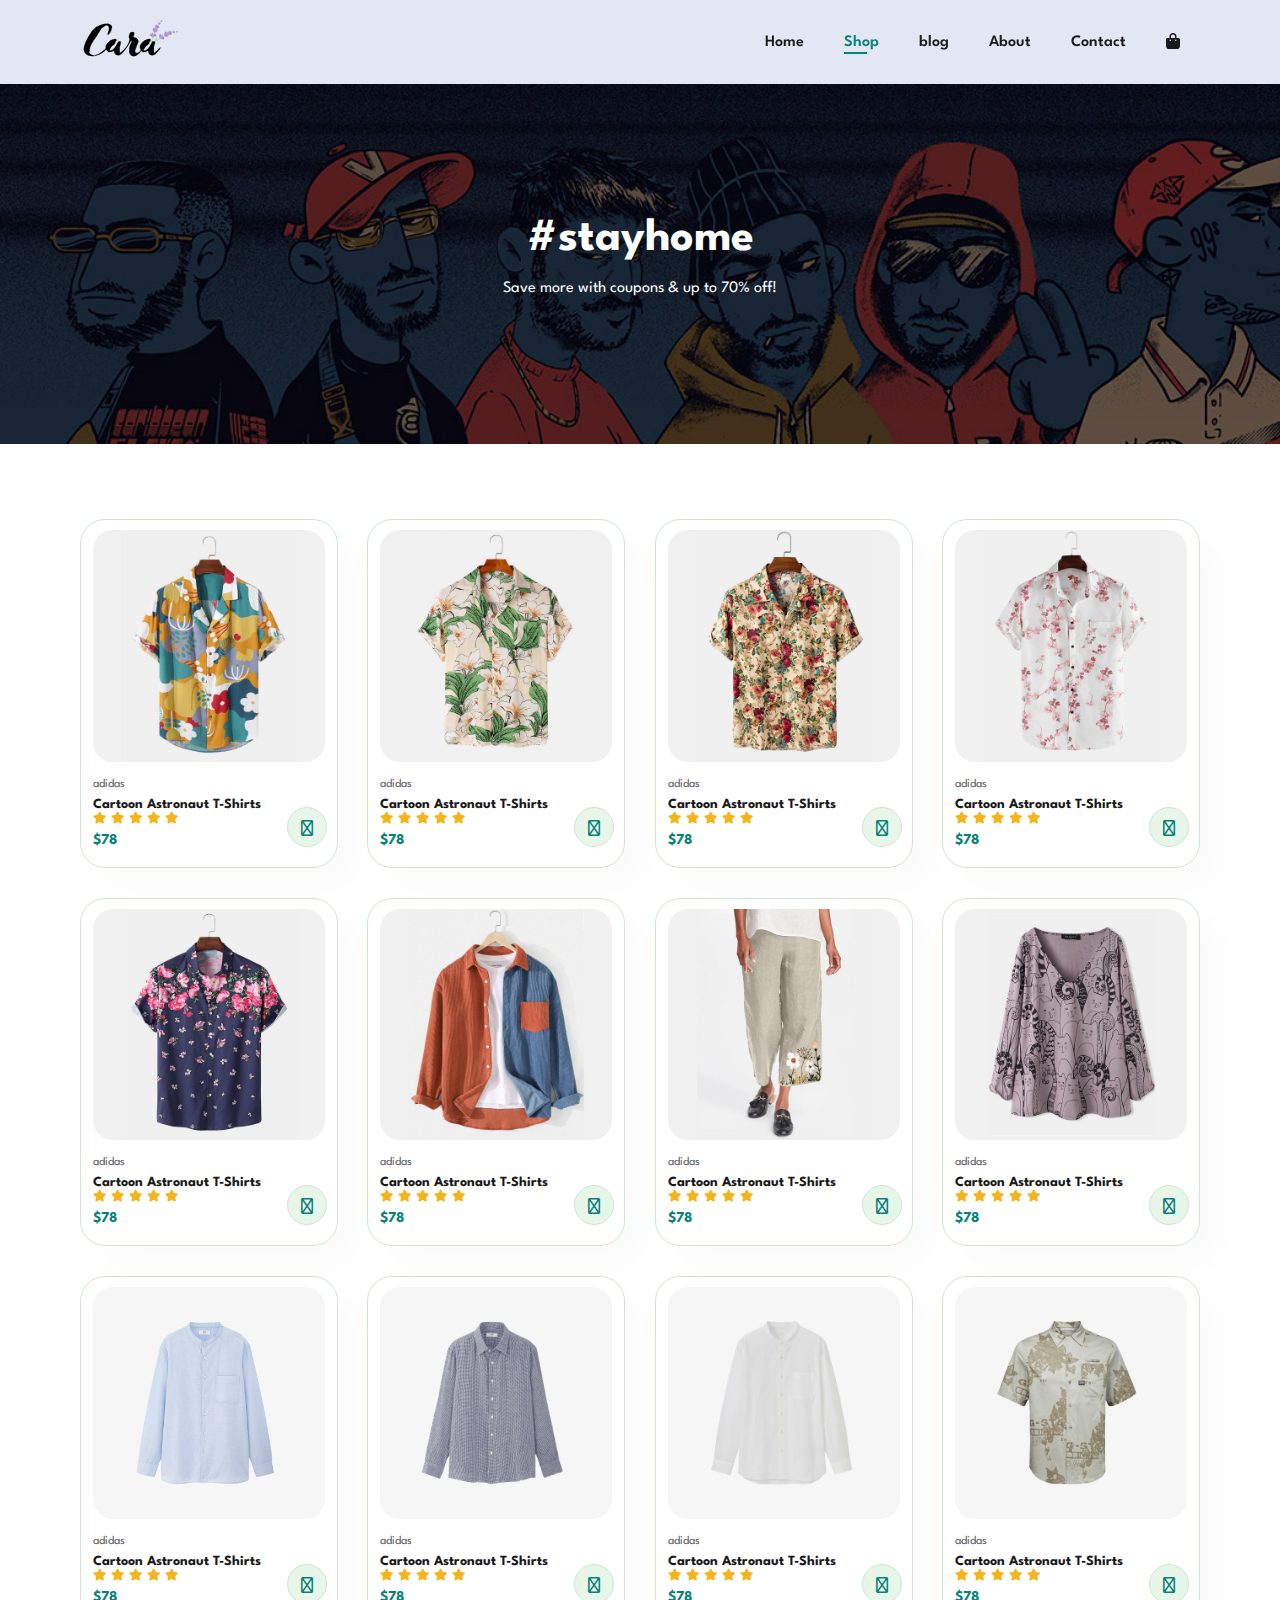
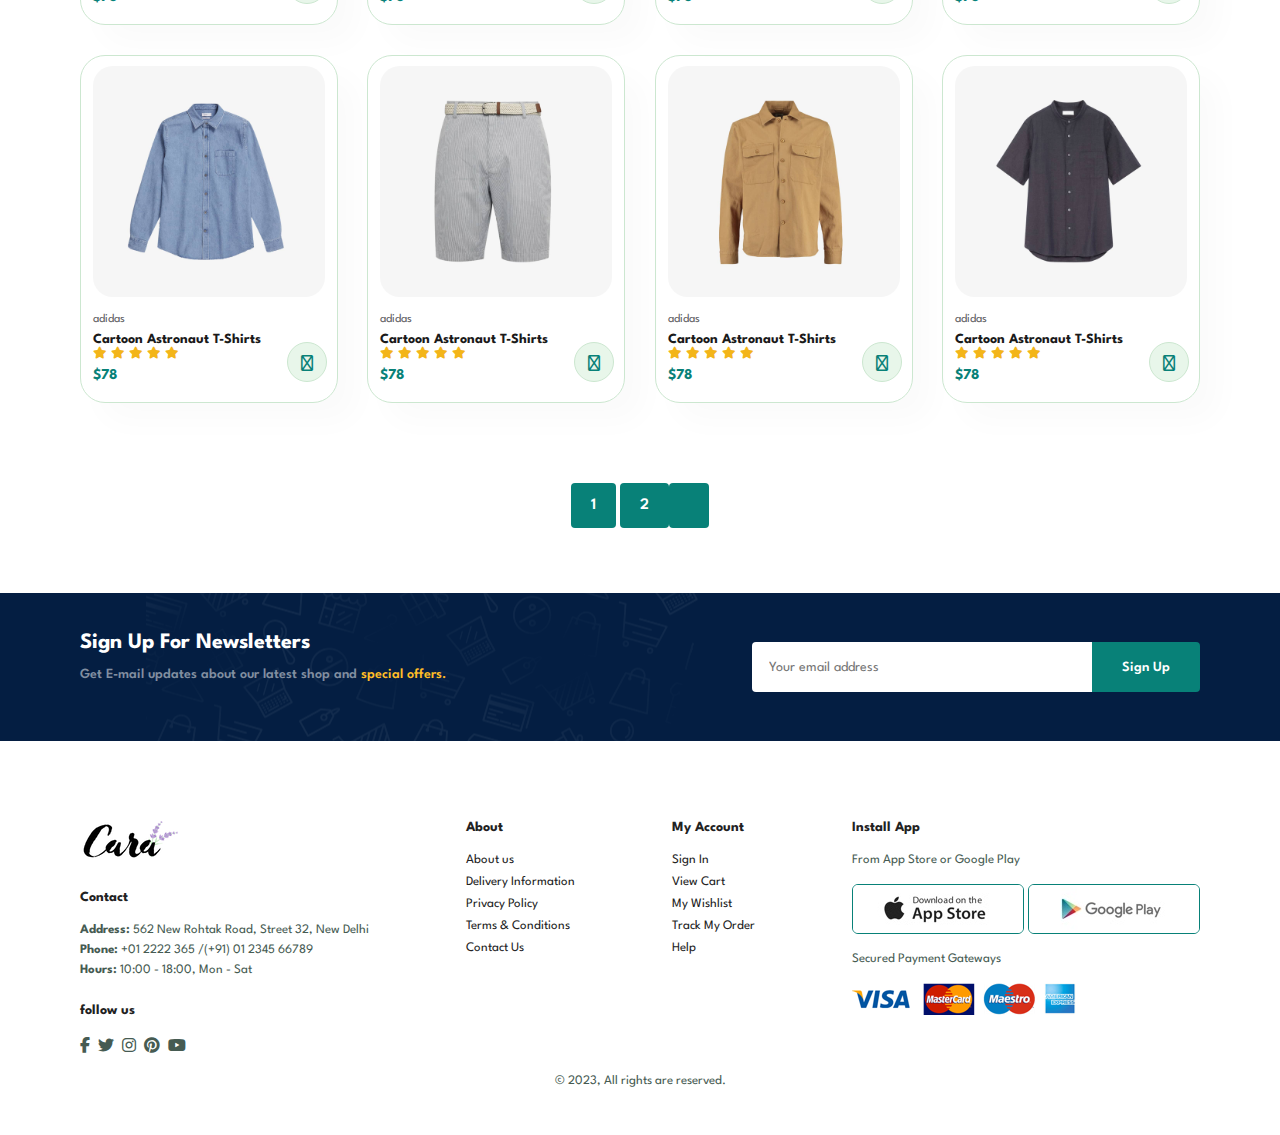
<file: shop.html>
<!DOCTYPE html>
<html lang="en">
<head>
    <meta charset="UTF-8">
    <meta http-equiv="X-UA-Compatible" content="IE=edge">
    <meta name="viewport" content="width=device-width, initial-scale=1.0">
    <title>Ecommerce Website</title>
    <link rel="stylesheet" href="https://cdnjs.cloudflare.com/ajax/libs/font-awesome/6.4.0/css/all.min.css" />

    <link rel="stylesheet" href="style.css">
</head>
<body>
    
    <section id="header">
        <a href="#"><img src="img/logo.png" alt=""></a>

        <div>
            <ul id="navbar">
                <li><a href="index.html">Home</a></li>
                <li><a class="active" href="shop.html">Shop</a></li>
                <li><a href="blog.html">blog</a></li>
                <li><a href="about.html">About</a></li>
                <li><a href="contact.html">Contact</a></li>
                <li id="lg-bag"><a href="cart.html"><i class="fa fa-bag-shopping"></i></a></li>
                <a href="#" id="close"><i class="far fa-times"></i></a>
            </ul>
        </div>
        <div id="mobile">   
            <a href="cart.html"><i class="fa fa-bag-shopping"></i></a>
            <i id="bar" class="fas fa-outdent"></i>
        </div>
    </section>

    <section id="page-header">
        <h2>#stayhome</h2>
        <p>Save more with coupons & up to 70% off!</p>
    </section>

    <section id="product1" class="section-p1">
        
        <div class="pro-container">
            <div class="pro" onclick="window.location.href='sproduct.html';">
                <img src="img/products/f1.jpg" alt="">
                <div class="des">
                    <span>adidas</span>
                    <h5>Cartoon Astronaut T-Shirts</h5>
                    <div class="star">
                        <i class="fas fa-star"></i>
                        <i class="fas fa-star"></i>
                        <i class="fas fa-star"></i>
                        <i class="fas fa-star"></i>
                        <i class="fas fa-star"></i>
                    </div>
                    <h4>$78</h4>
                </div>
                <a href="#"><i class="fas fa-shopping-cart cart"></i></i></a>
            </div> 
            <div class="pro">
                <img src="img/products/f2.jpg" alt="">
                <div class="des">
                    <span>adidas</span>
                    <h5>Cartoon Astronaut T-Shirts</h5>
                    <div class="star">
                        <i class="fas fa-star"></i>
                        <i class="fas fa-star"></i>
                        <i class="fas fa-star"></i>
                        <i class="fas fa-star"></i>
                        <i class="fas fa-star"></i>
                    </div>
                    <h4>$78</h4>
                </div>
                <a href="#"><i class="fas fa-shopping-cart cart"></i></i></a>
            </div> 
            <div class="pro">
                <img src="img/products/f3.jpg" alt="">
                <div class="des">
                    <span>adidas</span>
                    <h5>Cartoon Astronaut T-Shirts</h5>
                    <div class="star">
                        <i class="fas fa-star"></i>
                        <i class="fas fa-star"></i>
                        <i class="fas fa-star"></i>
                        <i class="fas fa-star"></i>
                        <i class="fas fa-star"></i>
                    </div>
                    <h4>$78</h4>
                </div>
                <a href="#"><i class="fas fa-shopping-cart cart"></i></i></a>
            </div> 
            <div class="pro">
                <img src="img/products/f4.jpg" alt="">
                <div class="des">
                    <span>adidas</span>
                    <h5>Cartoon Astronaut T-Shirts</h5>
                    <div class="star">
                        <i class="fas fa-star"></i>
                        <i class="fas fa-star"></i>
                        <i class="fas fa-star"></i>
                        <i class="fas fa-star"></i>
                        <i class="fas fa-star"></i>
                    </div>
                    <h4>$78</h4>
                </div>
                <a href="#"><i class="fas fa-shopping-cart cart"></i></i></a>
            </div> 
            <div class="pro">
                <img src="img/products/f5.jpg" alt="">
                <div class="des">
                    <span>adidas</span>
                    <h5>Cartoon Astronaut T-Shirts</h5>
                    <div class="star">
                        <i class="fas fa-star"></i>
                        <i class="fas fa-star"></i>
                        <i class="fas fa-star"></i>
                        <i class="fas fa-star"></i>
                        <i class="fas fa-star"></i>
                    </div>
                    <h4>$78</h4>
                </div>
                <a href="#"><i class="fas fa-shopping-cart cart"></i></i></a>
            </div> 
            <div class="pro">
                <img src="img/products/f6.jpg" alt="">
                <div class="des">
                    <span>adidas</span>
                    <h5>Cartoon Astronaut T-Shirts</h5>
                    <div class="star">
                        <i class="fas fa-star"></i>
                        <i class="fas fa-star"></i>
                        <i class="fas fa-star"></i>
                        <i class="fas fa-star"></i>
                        <i class="fas fa-star"></i>
                    </div>
                    <h4>$78</h4>
                </div>
                <a href="#"><i class="fas fa-shopping-cart cart"></i></i></a>
            </div> 
            <div class="pro">
                <img src="img/products/f7.jpg" alt="">
                <div class="des">
                    <span>adidas</span>
                    <h5>Cartoon Astronaut T-Shirts</h5>
                    <div class="star">
                        <i class="fas fa-star"></i>
                        <i class="fas fa-star"></i>
                        <i class="fas fa-star"></i>
                        <i class="fas fa-star"></i>
                        <i class="fas fa-star"></i>
                    </div>
                    <h4>$78</h4>
                </div>
                <a href="#"><i class="fas fa-shopping-cart cart"></i></i></a>
            </div> 
            <div class="pro">
                <img src="img/products/f8.jpg" alt="">
                <div class="des">
                    <span>adidas</span>
                    <h5>Cartoon Astronaut T-Shirts</h5>
                    <div class="star">
                        <i class="fas fa-star"></i>
                        <i class="fas fa-star"></i>
                        <i class="fas fa-star"></i>
                        <i class="fas fa-star"></i>
                        <i class="fas fa-star"></i>
                    </div>
                    <h4>$78</h4>
                </div>
                <a href="#"><i class="fas fa-shopping-cart cart"></i></i></a>
            </div> 
        
            <div class="pro">
                <img src="img/products/n1.jpg" alt="">
                <div class="des">
                    <span>adidas</span>
                    <h5>Cartoon Astronaut T-Shirts</h5>
                    <div class="star">
                        <i class="fas fa-star"></i>
                        <i class="fas fa-star"></i>
                        <i class="fas fa-star"></i>
                        <i class="fas fa-star"></i>
                        <i class="fas fa-star"></i>
                    </div>
                    <h4>$78</h4>
                </div>
                <a href="#"><i class="fas fa-shopping-cart cart"></i></i></a>
            </div> 
            <div class="pro">
                <img src="img/products/n2.jpg" alt="">
                <div class="des">
                    <span>adidas</span>
                    <h5>Cartoon Astronaut T-Shirts</h5>
                    <div class="star">
                        <i class="fas fa-star"></i>
                        <i class="fas fa-star"></i>
                        <i class="fas fa-star"></i>
                        <i class="fas fa-star"></i>
                        <i class="fas fa-star"></i>
                    </div>
                    <h4>$78</h4>
                </div>
                <a href="#"><i class="fas fa-shopping-cart cart"></i></i></a>
            </div> 
            <div class="pro">
                <img src="img/products/n3.jpg" alt="">
                <div class="des">
                    <span>adidas</span>
                    <h5>Cartoon Astronaut T-Shirts</h5>
                    <div class="star">
                        <i class="fas fa-star"></i>
                        <i class="fas fa-star"></i>
                        <i class="fas fa-star"></i>
                        <i class="fas fa-star"></i>
                        <i class="fas fa-star"></i>
                    </div>
                    <h4>$78</h4>
                </div>
                <a href="#"><i class="fas fa-shopping-cart cart"></i></i></a>
            </div> 
            <div class="pro">
                <img src="img/products/n4.jpg" alt="">
                <div class="des">
                    <span>adidas</span>
                    <h5>Cartoon Astronaut T-Shirts</h5>
                    <div class="star">
                        <i class="fas fa-star"></i>
                        <i class="fas fa-star"></i>
                        <i class="fas fa-star"></i>
                        <i class="fas fa-star"></i>
                        <i class="fas fa-star"></i>
                    </div>
                    <h4>$78</h4>
                </div>
                <a href="#"><i class="fas fa-shopping-cart cart"></i></i></a>
            </div> 
            <div class="pro">
                <img src="img/products/n5.jpg" alt="">
                <div class="des">
                    <span>adidas</span>
                    <h5>Cartoon Astronaut T-Shirts</h5>
                    <div class="star">
                        <i class="fas fa-star"></i>
                        <i class="fas fa-star"></i>
                        <i class="fas fa-star"></i>
                        <i class="fas fa-star"></i>
                        <i class="fas fa-star"></i>
                    </div>
                    <h4>$78</h4>
                </div>
                <a href="#"><i class="fas fa-shopping-cart cart"></i></i></a>
            </div> 
            <div class="pro">
                <img src="img/products/n6.jpg" alt="">
                <div class="des">
                    <span>adidas</span>
                    <h5>Cartoon Astronaut T-Shirts</h5>
                    <div class="star">
                        <i class="fas fa-star"></i>
                        <i class="fas fa-star"></i>
                        <i class="fas fa-star"></i>
                        <i class="fas fa-star"></i>
                        <i class="fas fa-star"></i>
                    </div>
                    <h4>$78</h4>
                </div>
                <a href="#"><i class="fas fa-shopping-cart cart"></i></i></a>
            </div> 
            <div class="pro">
                <img src="img/products/n7.jpg" alt="">
                <div class="des">
                    <span>adidas</span>
                    <h5>Cartoon Astronaut T-Shirts</h5>
                    <div class="star">
                        <i class="fas fa-star"></i>
                        <i class="fas fa-star"></i>
                        <i class="fas fa-star"></i>
                        <i class="fas fa-star"></i>
                        <i class="fas fa-star"></i>
                    </div>
                    <h4>$78</h4>
                </div>
                <a href="#"><i class="fas fa-shopping-cart cart"></i></i></a>
            </div> 
            <div class="pro">
                <img src="img/products/n8.jpg" alt="">
                <div class="des">
                    <span>adidas</span>
                    <h5>Cartoon Astronaut T-Shirts</h5>
                    <div class="star">
                        <i class="fas fa-star"></i>
                        <i class="fas fa-star"></i>
                        <i class="fas fa-star"></i>
                        <i class="fas fa-star"></i>
                        <i class="fas fa-star"></i>
                    </div>
                    <h4>$78</h4>
                </div>
                <a href="#"><i class="fas fa-shopping-cart cart"></i></i></a>
            </div> 
        </div>
    </section>    

    <section id="pagination" class="section-p1">
        <a href="#">1</a>
        <a href="#">2</a>
        <a href="#"><i class="fal fa-long-arrow-alt-right"></i></a>
    </section>

    <section id="newsletter" class="section-p1 section-m1">
        <div class="newstext">
            <h4>Sign Up For Newsletters</h4>
            <p>Get E-mail updates about our latest shop and <span>special offers.</span></p>
        </div>  
        <div class="form">
            <input type="text" placeholder="Your email address">
            <button class="normal">Sign Up</button>
        </div>
    </section>

    <footer class="section-p1">
        <div class="col">
            <img class="logo" src="img/logo.png" alt="">
            <h4>Contact</h4>
            <p><strong>Address: </strong>562 New Rohtak Road, Street 32, New Delhi</p>
            <p><strong>Phone: </strong>+01 2222 365 /(+91) 01 2345 66789</p>
            <p><strong>Hours: </strong>10:00 - 18:00, Mon - Sat</p>
            <div class="follow">
                <h4>follow us</h4>
                <div class="icon">
                    <i class="fab fa-facebook-f"></i>
                    <i class="fab fa-twitter"></i>
                    <i class="fab fa-instagram"></i>
                    <i class="fab fa-pinterest"></i>
                    <i class="fab fa-youtube"></i>
                </div>
            </div>
        </div>

        <div class="col">
            <h4>About</h4>
            <a href="#">About us</a>
            <a href="#">Delivery Information</a>
            <a href="#">Privacy Policy</a>
            <a href="#">Terms & Conditions</a>
            <a href="#">Contact Us</a>
        </div>

        <div class="col">
            <h4>My Account</h4>
            <a href="#">Sign In</a>
            <a href="#">View Cart</a>
            <a href="#">My Wishlist</a>
            <a href="#">Track My Order</a>
            <a href="#">Help</a>
        </div>

        <div class="col install">
            <h4>Install App</h4>
            <p>From App Store or Google Play</p>
            <div class="row">
                <img src="img/pay/app.jpg" alt="">
                <img src="img/pay/play.jpg" alt="">
            </div>
            <p>Secured Payment Gateways</p>
            <img src="img/pay/pay.png" alt="">
        </div>

        <div class="copyright">
            <p>© 2023, All rights are reserved.</p>
        </div>
    </footer>

</body>
    <script src="script.js"></script>
</html>
</file>
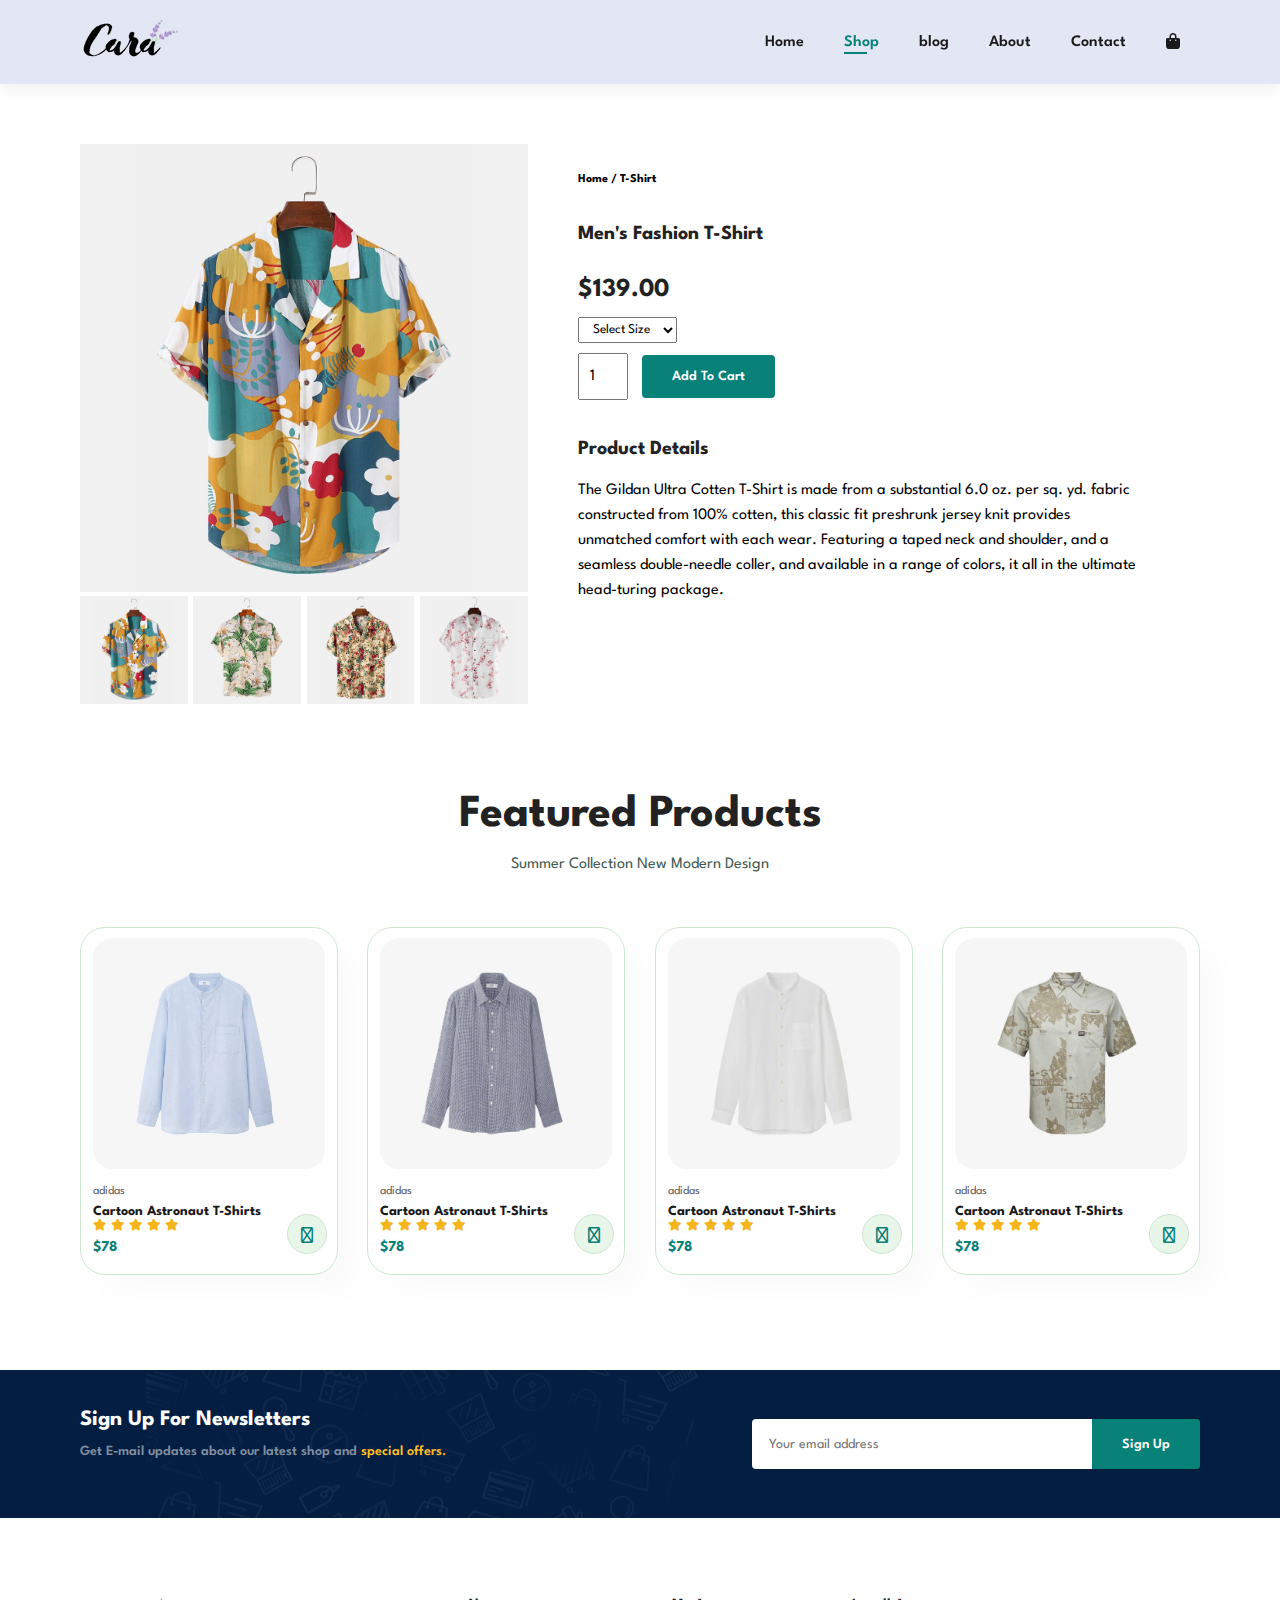
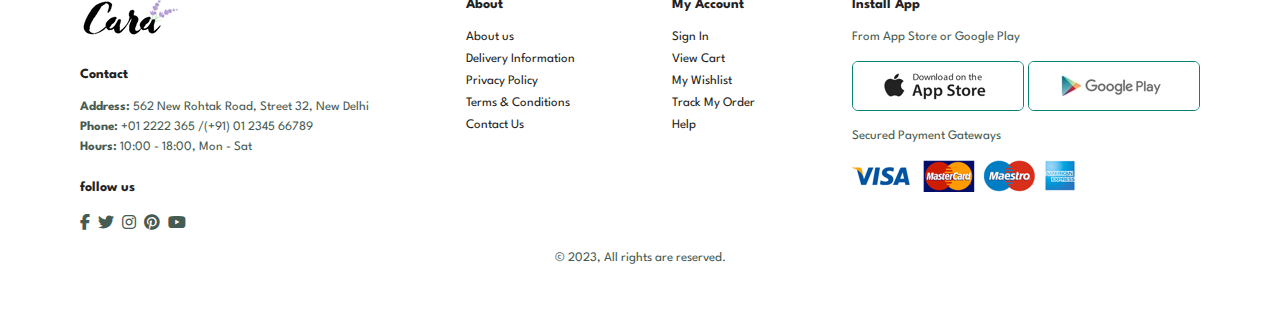
<file: sproduct.html>
<!DOCTYPE html>
<html lang="en">
<head>
    <meta charset="UTF-8">
    <meta http-equiv="X-UA-Compatible" content="IE=edge">
    <meta name="viewport" content="width=device-width, initial-scale=1.0">
    <title>Ecommerce Website</title>
    <link rel="stylesheet" href="https://cdnjs.cloudflare.com/ajax/libs/font-awesome/6.4.0/css/all.min.css" />

    <link rel="stylesheet" href="style.css">
</head>
<body>
    
    <section id="header">
        <a href="#"><img src="img/logo.png" alt=""></a>

        <div>
            <ul id="navbar">
                <li><a href="index.html">Home</a></li>
                <li><a class="active" href="shop.html">Shop</a></li>
                <li><a href="blog.html">blog</a></li>
                <li><a href="about.html">About</a></li>
                <li><a href="contact.html">Contact</a></li>
                <li id="lg-bag"><a href="cart.html"><i class="fa fa-bag-shopping"></i></a></li>
                <a href="#" id="close"><i class="far fa-times"></i></a>
            </ul>
        </div>
        <div id="mobile">   
            <a href="cart.html"><i class="fa fa-bag-shopping"></i></a>
            <i id="bar" class="fas fa-outdent"></i>
        </div>
    </section>

    <section id="prodetails" class="section-p1">
        <div class="single-pro-image">
            <img src="img/products/f1.jpg" width="100%" id="MainImg" alt="">

            <div class="small-img-group">
                <div class="small-img-col">
                    <img src="img/products/f1.jpg" width="100%" class="small-img" alt="">
                </div>
                <div class="small-img-col">
                    <img src="img/products/f2.jpg" width="100%" class="small-img" alt="">
                </div>
                <div class="small-img-col">
                    <img src="img/products/f3.jpg" width="100%" class="small-img" alt="">
                </div>
                <div class="small-img-col">
                    <img src="img/products/f4.jpg" width="100%" class="small-img" alt="">
                </div>
            </div>
        </div>

        <div class="single-pro-details">
            <h6>Home / T-Shirt</h6>
            <h4>Men's Fashion T-Shirt</h4>
            <h2>$139.00</h2>
            <select>
                <option>Select Size</option>
                <option>XL</option>
                <option>XXL</option>
                <option>Small</option>
                <option>Large</option>
            </select>
            <input type="number" value="1">
            <button class="normal">Add To Cart</button>
            <h4>Product Details</h4>
            <span>The Gildan Ultra Cotten T-Shirt is made from a substantial 6.0 oz. per sq. yd. fabric constructed from 100% cotten, this classic fit preshrunk jersey knit provides unmatched comfort with each wear. Featuring a taped neck and shoulder, and a seamless double-needle coller, and available in a range of colors, it all in the ultimate head-turing package.</span>
        </div>
    </section>

    <section id="product1" class="section-p1">
        <h2>Featured Products</h2>
        <p>Summer Collection New Modern Design</p>
        <div class="pro-container">
            <div class="pro">
                <img src="img/products/n1.jpg" alt="">
                <div class="des">
                    <span>adidas</span>
                    <h5>Cartoon Astronaut T-Shirts</h5>
                    <div class="star">
                        <i class="fas fa-star"></i>
                        <i class="fas fa-star"></i>
                        <i class="fas fa-star"></i>
                        <i class="fas fa-star"></i>
                        <i class="fas fa-star"></i>
                    </div>
                    <h4>$78</h4>
                </div>
                <a href="#"><i class="fas fa-shopping-cart cart"></i></i></a>
            </div> 
            <div class="pro">
                <img src="img/products/n2.jpg" alt="">
                <div class="des">
                    <span>adidas</span>
                    <h5>Cartoon Astronaut T-Shirts</h5>
                    <div class="star">
                        <i class="fas fa-star"></i>
                        <i class="fas fa-star"></i>
                        <i class="fas fa-star"></i>
                        <i class="fas fa-star"></i>
                        <i class="fas fa-star"></i>
                    </div>
                    <h4>$78</h4>
                </div>
                <a href="#"><i class="fas fa-shopping-cart cart"></i></i></a>
            </div> 
            <div class="pro">
                <img src="img/products/n3.jpg" alt="">
                <div class="des">
                    <span>adidas</span>
                    <h5>Cartoon Astronaut T-Shirts</h5>
                    <div class="star">
                        <i class="fas fa-star"></i>
                        <i class="fas fa-star"></i>
                        <i class="fas fa-star"></i>
                        <i class="fas fa-star"></i>
                        <i class="fas fa-star"></i>
                    </div>
                    <h4>$78</h4>
                </div>
                <a href="#"><i class="fas fa-shopping-cart cart"></i></i></a>
            </div> 
            <div class="pro">
                <img src="img/products/n4.jpg" alt="">
                <div class="des">
                    <span>adidas</span>
                    <h5>Cartoon Astronaut T-Shirts</h5>
                    <div class="star">
                        <i class="fas fa-star"></i>
                        <i class="fas fa-star"></i>
                        <i class="fas fa-star"></i>
                        <i class="fas fa-star"></i>
                        <i class="fas fa-star"></i>
                    </div>
                    <h4>$78</h4>
                </div>
                <a href="#"><i class="fas fa-shopping-cart cart"></i></i></a>
            </div> 
        </div>
     </section>

    <section id="newsletter" class="section-p1 section-m1">
        <div class="newstext">
            <h4>Sign Up For Newsletters</h4>
            <p>Get E-mail updates about our latest shop and <span>special offers.</span></p>
        </div>  
        <div class="form">
            <input type="text" placeholder="Your email address">
            <button class="normal">Sign Up</button>
        </div>
    </section>

    <footer class="section-p1">
        <div class="col">
            <img class="logo" src="img/logo.png" alt="">
            <h4>Contact</h4>
            <p><strong>Address: </strong>562 New Rohtak Road, Street 32, New Delhi</p>
            <p><strong>Phone: </strong>+01 2222 365 /(+91) 01 2345 66789</p>
            <p><strong>Hours: </strong>10:00 - 18:00, Mon - Sat</p>
            <div class="follow">
                <h4>follow us</h4>
                <div class="icon">
                    <i class="fab fa-facebook-f"></i>
                    <i class="fab fa-twitter"></i>
                    <i class="fab fa-instagram"></i>
                    <i class="fab fa-pinterest"></i>
                    <i class="fab fa-youtube"></i>
                </div>
            </div>
        </div>

        <div class="col">
            <h4>About</h4>
            <a href="#">About us</a>
            <a href="#">Delivery Information</a>
            <a href="#">Privacy Policy</a>
            <a href="#">Terms & Conditions</a>
            <a href="#">Contact Us</a>
        </div>

        <div class="col">
            <h4>My Account</h4>
            <a href="#">Sign In</a>
            <a href="#">View Cart</a>
            <a href="#">My Wishlist</a>
            <a href="#">Track My Order</a>
            <a href="#">Help</a>
        </div>

        <div class="col install">
            <h4>Install App</h4>
            <p>From App Store or Google Play</p>
            <div class="row">
                <img src="img/pay/app.jpg" alt="">
                <img src="img/pay/play.jpg" alt="">
            </div>
            <p>Secured Payment Gateways</p>
            <img src="img/pay/pay.png" alt="">
        </div>

        <div class="copyright">
            <p>© 2023, All rights are reserved.</p>
        </div>
    </footer>


    <script>
        var MainImg = document.getElementById("MainImg");
        var smallimg = document.getElementsByClassName("small-img");

        smallimg[0].onclick = function() {
            MainImg.src = smallimg[0].src;
        }
        smallimg[1].onclick = function() {
            MainImg.src = smallimg[1].src;
        }
        smallimg[2].onclick = function() {
            MainImg.src = smallimg[2].src;
        }
        smallimg[3].onclick = function() {
            MainImg.src = smallimg[3].src;
        }
    </script>

    <script src="script.js"></script>
</body> 
</html>
</file>
<file: style.css>
@import url("https://fonts.googleapis.com/css2?family=Spartan:wght@100;200;300;400;500;600;700;800;900&display=swap");


* {
    margin: 0;
    padding: 0;
    box-sizing: border-box;
    font-family: 'Spartan', sans-serif;
}

h1 {
    font-size: 50px;
    line-height: 64px;
    color: #222;
}

h2 {
    font-size: 46px;
    line-height: 54px;
    color: #222;
}

h4 {
    font-size: 20px;
    color: #222;
}

h6 {
    font-size: 12px;
    font-weight: 700;
}

p {
    font-size: 16px;
    color: #465b52;
    margin: 15px 0 20px 0;
}

.section-p1 {
    padding: 40px 80px;
}

.section-m1 {
    margin: 40px 0;
}

button.normal {
    font-size: 14px;
    font-weight: 600;
    padding: 15px 30px;
    color: #000;
    background-color: #fff;
    border-radius: 4px;
    cursor: pointer;
    border: none;
    outline: none;
    transition: 0.2s;
}

button.white {
    font-size: 13px;
    font-weight: 600;
    padding: 11px 18px;
    color: #fff;
    background-color: transparent;
    cursor: pointer;
    border: 1px solid #fff;
    outline: none;
    transition: 0.2s;
}

body {
    width: 100%;
}

/* Header Start */

#header {
    display: flex;
    align-items: center;
    justify-content: space-between;
    padding: 20px 80px;
    background: #E3E6F3;
    box-shadow: 0 5px 15px rgba(0, 0, 0, 0.06);
    z-index: 999;
    position: sticky;
    top: 0;
    left: 0;
}

#navbar {
    display: flex;
    align-items: center;
    justify-content: center;
}

#navbar li {
    list-style: none;
    padding: 0 20px;
    position: relative;
}

#navbar li a {
    text-decoration: none;
    font-size: 16px;
    font-weight: 600;
    color: #1a1a1a;
    transition: 0.3s ease;
}

#navbar li a:hover,
#navbar li a.active {
    color: #088178;
}

#navbar li a.active::after,
#navbar li a:hover::after {
    content: "";
    width: 30%;
    height: 2px;
    background: #088178;
    position: absolute;
    bottom: -4px;
    left: 20px;
}

#mobile {
    display: none;
    align-items: center;
}

#close {
    display: none;
}

/* Home Page */

#hero {
    background-image: url("img/hero4.png");
    height: 90vh;
    width: 100%;
    background-size: cover;
    background-position: top 25% right 0;
    padding: 0 80px;
    display: flex;
    flex-direction: column;
    align-items: flex-start;
    justify-content: center;
}

#hero h4 {
    padding-bottom: 15px;
}

#hero h1 {
    color: #088178;
}

#hero button {
    background-image: url("img/button.png");
    background-color: transparent;
    color: #088178;
    border: 0;
    padding: 14px 80px 14px 65px;
    background-repeat: no-repeat;
    cursor: pointer;
    font-weight: 700;
    font-size: 15px;
}

#feature {
    display: flex;
    align-items: center;
    justify-content: space-between;
    flex-wrap: wrap;
}

#feature .fe-box {
    width: 180px;
    text-align: center;
    padding: 25px 15px;
    box-shadow: 20px 20px 34px rgba(0, 0, 0, 0.03);
    border: 1px solid #cce7d0;
    border-radius: 4px;
    margin: 15px 0;
}

#feature .fe-box:hover {
    box-shadow: 10px 10px 54px rgba(70, 62, 221, 0.1);
}

#feature .fe-box img {
    width: 100%;
    margin-bottom: 10px;
}

#feature .fe-box h6 {
    display: inline-block;
    padding: 9px 8px 6px 8px;
    line-height: 1;
    border-radius: 4px;
    color: #088178;
    background-color: #fddde4;
}

#feature .fe-box:nth-child(2) h6 {
    background-color: #cdebbc;
}

#feature .fe-box:nth-child(3) h6 {
    background-color: #d1e8f2;
}

#feature .fe-box:nth-child(4) h6 {
    background-color: #cdd4f8;
}

#feature .fe-box:nth-child(5) h6 {
    background-color: #f6dbf6;
}

#feature .fe-box:nth-child(6) h6 {
    background-color: #fff2e5;
}

#product1 {
    text-align: center;
}

#product1 .pro-container {
    display: flex;
    justify-content: space-between;
    padding-top: 20px;
    flex-wrap: wrap;
}

#product1 .pro {
    width: 23%;
    min-width: 250px;
    padding: 10px 12px;
    border: 1px solid #cce7d0;
    border-radius: 25px;
    cursor: pointer;
    box-shadow: 20px 20px 30px rgba(0, 0, 0, 0.02);
    margin: 15px 0;
    transition: 0.02 ease;
    position: relative;
}

#product1 .pro:hover {
    box-shadow: 20px 20px 30px rgba(0, 0, 0, 0.06);
}

#product1 .pro img {
    width: 100%;
    border-radius: 20px;
}

#product1 .pro .des {
    text-align: start;
    padding: 10px 0;
}

#product1 .pro .des span {
    color: #606063;
    font-size: 12px;
}

#product1 .pro .des h5 {
    padding-top: 7px;
    color: #1a1a1a;
    font-size: 14px;
}

#product1 .pro .des i {
    font-size: 12px;
    color: rgb(243, 181, 25);
}

#product1 .pro .des h4 {
    padding-top: 7px;
    font-size: 15px;
    font-weight: 700;
    color: #088178;
}

#product1 .pro .cart {
     width: 40px;
     height: 40px;
     line-height: 40px;
     border-radius: 50px;
     background-color: #e8f6ea;
     font-weight: 500;
     color: #088178;
     border: 1px solid #cce7d0;
     position: absolute;
     bottom: 20px;
     right: 10px;
}

#banner {
    display: flex;
    flex-direction: column;
    justify-content: center;
    align-items: center;
    text-align: center;
    background-image: url("img/banner/b2.jpg");
    width: 100%;
    height: 40vh;
    background-size: cover;
    background-position: center;
}

#banner h4 {
    color: #fff;
    font-size: 16px;
}

#banner h2 {
    color: #fff;
    font-size: 30px;
    padding: 10px 0;
}

#banner h2 span {
    color: #ef3636;
}

#banner button:hover {
    background: #088178;
    color: #fff;
}

#sm-banner {
    display: flex;
    justify-content: space-between;
    flex-wrap: wrap;
}

#sm-banner .banner-box {
    display: flex;
    flex-direction: column;
    justify-content: center;
    align-items: flex-start;
    background-image: url("img/banner/b17.jpg");
    min-width: 580px;
    height: 50vh;
    background-size: cover;
    background-position: center;
    padding: 30px;
}

#sm-banner .banner-box2 {
    background-image: url("img/banner/b10.jpg");
}

#sm-banner h4 {
    color: #fff;
    font-size: 20px;
    font-weight: 300;
}

#sm-banner h2 {
    color: #fff;
    font-size: 28px;
    font-weight: 800;
}

#sm-banner span {
    color: #fff;
    font-size: 20px;
    font-weight: 300;
}

#sm-banner span {
    color: #fff;
    font-size: 14px;
    font-weight: 500;
    padding-bottom: 15px;
}

#sm-banner .banner-box:hover button {
    background-color: #088178;
    border: 1px solid #088178;
}

#banner3 {
    display: flex;
    justify-content: space-between;
    flex-wrap: wrap;
    padding: 0 80px;
}

#banner3 .banner-box {
    display: flex;
    flex-direction: column;
    justify-content: center;
    align-items: flex-start;
    background-image: url("img/banner/b7.jpg");
    min-width: 30%;
    height: 30vh;
    background-size: cover;
    background-position: center;
    padding: 20px;
    margin-bottom: 20px;
}

#banner3 .banner-box2 {
    background-image: url("img/banner/b4.jpg");
}

#banner3 .banner-box3 {
    background-image: url("img/banner/b18.jpg");
}

#banner3 h2 {
    color: #fff;
    font-weight: 900;
    font-size: 22px;
}

#banner3 h3 {
    color: #ec544e;
    font-weight: 800;
    font-size: 15px ;
}

#newsletter {
    display: flex;
    justify-content: space-between;
    flex-wrap: wrap;
    align-items: center;
    background-image: url("img/banner/b14.png");
    background-repeat: no-repeat;
    background-position: 20% 30%;
    background-color: #041e42;
}

#newsletter h4 {
    font-size: 22px;
    font-weight: 700;
    color: #fff;
}

#newsletter p {
    font-size: 14px;
    font-weight: 600;
    color: #818ea0;
}

#newsletter p span {
    color: #ffbd27;
}

#newsletter .form {
    display: flex;
    width: 40%;
}

#newsletter input {
    height: 3.125rem;
    padding: 0 1.12em;
    font-size: 14px;
    width: 100%;
    border: 1px solid transparent;
    border-radius: 4px;
    outline: none;
    border-top-right-radius: 0;
    border-bottom-right-radius: 0;
}

#newsletter button {
    background-color: #088178;
    color: #fff;
    white-space: nowrap;
    border-top-left-radius: 0;
    border-bottom-left-radius: 0;
}

footer {
    display: flex;
    flex-wrap: wrap;
    justify-content: space-between;
}

footer .col {
    display: flex;
    flex-direction: column;
    align-items: flex-start;
    margin-bottom: 20px;
}

footer .logo {
    margin-bottom: 30px;
}

footer h4 {
    font-size: 14px;
    padding-bottom: 20px;
}

footer p {
    font-size: 13px;
    margin: 0 0 8px 0;
}

footer a {
    font-size: 13px;
    text-decoration: none;
    color: #222;
    margin-bottom: 10px;
}

footer .follow {
    margin-top: 20px;
}

footer .follow i {
    color: #465b52;
    padding-right: 4px;
    cursor: pointer;
}

footer .install .row img {
    border: 1px solid #088178;
    border-radius: 6px;
}

footer .install img {
     margin: 10px 0 15px 0;
}

footer .follow i:hover,
footer a:hover {
    color: #088178;
}

footer .copyright {
    width: 100%;
    text-align: center;
}

/* Shop Page */ 

#page-header {
    background-image: url("img/banner/b1.jpg");
    width: 100%;
    height: 40vh;
    background-size: cover;
    display: flex;
    justify-content: center;
    text-align: center;
    flex-direction: column;
    padding: 14px;
}

#page-header h2,
#page-header p {
    color: #fff;
}

#pagination {
    text-align: center;
}

#pagination a {
    text-decoration: none;
    background-color: #088178;
    padding: 15px 20px;
    border-radius: 4px;
    color: #fff;
    font-weight: 600;
}

#pagination a i {
    font-size: 16px;
    font-weight: 600;
}

/* Single Product */

#prodetails {
    display: flex;
    margin-top: 20px;
}

#prodetails .single-pro-image {
    width: 40%;
    margin-right: 50px;
}

.small-img-group {
    display: flex;
    justify-content: space-between;
}

.small-img-col {
    flex-basis: 24%;
    cursor: pointer;
}

#prodetails .single-pro-details {
    width: 50%;
    padding-top: 30px;
}

#prodetails .single-pro-details h4 {
    padding: 40px 0 20px 0;
}

#prodetails .single-pro-details h2 {
    font-size: 26px;
}

#prodetails .single-pro-details select {
    display: block;
    padding: 5px 10px;
    margin-bottom: 10px;
}

#prodetails .single-pro-details input {
    width: 50px;
    height: 47px;
    padding-left: 10px;
    font-size: 16px;
    margin-right: 10px;
}

#prodetails .single-pro-details input:focus {
    outline: none;
}

#prodetails .single-pro-details button {
    background: #088178;
    color: #fff;
}

#prodetails .single-pro-details span {
    line-height: 25px;
}

/* Blog Page */

#page-header .blog-header {
    background-image: url("img/banner/b19.jpg");
}

#blog {
    padding: 150px 150px 0 150px;
}

#blog .blog-box {
    display: flex;
    align-items: center;
    width: 100%;
    position: relative;
    padding-bottom: 90px;
}

#blog .blog-img {
    width: 50%;
    margin-right: 40px;
}

#blog img {
    width: 100%;
    height: 300px;
    object-fit: cover;
}

#blog .blog-details {
    width: 50%;
}

#blog .blog-details a {
    text-decoration: none;
    font-size: 11px;
    color: #000;
    font-weight: 700;
    position: relative;
    transition: 0.3s;
}

#blog .blog-details a::after {
    content: "";
    width: 50px;
    height: 1px;
    background-color: #000;
    position: absolute; 
    top: 4px;
    right: -60px;
}

#blog .blog-details a:hover {
    color: #088178;
}

#blog .blog-details a:hover::after {
    background-color: #088178;
}

#blog .blog-box h1 {
    position: absolute;
    top: -40px;
    left: 0;
    font-size: 70px;
    font-weight: 700;
    color: #c9cbce;
    z-index: -9;
}

/* About Page */

#page-header .about-header {
    background-image: url("img/about/banner.png");
}

#about-head {
    display: flex;
    align-items: center;
}

#about-head img {
    width: 50%;
    height: auto;
}

#about-head div {
    padding-left: 40px;
}

#about-app {
    text-align: center;
}

#about-app .video {
    width: 70%;
    height: 100%;
    margin: 30px auto 0 auto;
}

#about-app .video video {
    width: 100%;
    height: 100%;
    border-radius: 20px;
}

/* Contact Page */

#contact-details {
    display: flex;
    align-items: center;
    justify-content: space-between;
}

#contact-details .details span,
#form-details form span {
    font-size: 12px;
}

#contact-details .details h2,
#form-details form h2 {
    font-size: 26px;
    line-height: 35px;
    padding: 20px 0;
}

#contact-details .details h3 {
    font-size: 16px;
    padding-bottom: 15px;
}

#contact-details .details li {
    list-style: none;
    display: flex;
    padding: 10px 0;
}

#contact-details .details li i {
    font-size: 14px;
    padding-right: 22px;
}

#contact-details .details li p {
    margin: 0;
    font-size: 14px;
}

#contact-details .map {
    width: 55%;
    height: 400px;
}

#contact-details .map iframe {
    width: 100%;
    height: 100%;
}

#form-details {
    display: flex;
    justify-content: space-between;
    margin: 30px;
    padding: 80px;
    border: 1px solid #e1e1e1;
}

#form-details form {
    width: 65%;
    display: flex;
    flex-direction: column;
    align-items: flex-start;
}

#form-details form input,
#form-details form textarea {
    width: 100%;
    padding: 12px 15px;
    outline: none;
    margin-bottom: 20px;
    border: 1px solid #e1e1e1;
}

#form-details form button {
    background-color: #088178;
    color: #fff;
}

#form-details .people div {
    padding-bottom: 25px;
    display: flex;
    align-items: flex-start;
}

#form-details .people div img {
    width: 65px;
    height: 65px;
    object-fit: cover;
    margin-right: 15px;
}

#form-details .people div p {
    margin: 0;
    font-size: 13px;
    line-height: 25px;
}

#form-details .people div p span {
    display: block;
    font-size: 16px;
    font-weight: 600;
    color: #000;
}

/* Cart Page */

#cart {
    overflow: auto;
}

#cart table {
    width: 100%;
    border-collapse: collapse;
    table-layout: fixed;
    white-space: nowrap;
}

#cart table img {
    width: 70px;
}

#cart table td:nth-child(1) {
    width: 100px;
    text-align: center;
}

#cart table td:nth-child(2) {
    width: 150px;
    text-align: center;
}

#cart table td:nth-child(3) {
    width: 250px;
    text-align: center;
}

#cart table td:nth-child(4),
#cart table td:nth-child(5),
#cart table td:nth-child(6) {
    width: 150px;
    text-align: center;
}

#cart table td:nth-child(5) input {
    width: 70px;
    padding: 10px 5px 10px 15px;
}

#cart table thead {
    border: 1px solid #e2e9e1;
    border-left: none;
    border-right: none;
}

#cart table thead td {
    font-weight: 700;
    text-transform: uppercase;
    font-size: 13px;
    padding: 18px 0;
}

#cart table tbody tr td {
    padding-top: 15px;
}

#cart table tbody td {
    font-size: 13px;
}

#cart-add {
    display: flex;
    flex-wrap: wrap;
    justify-content: space-between;
}

#coupon {
    width: 50%;
    margin-bottom: 30px;
}

#coupon h3,
#subtotal h3 {
    padding-bottom: 15px;
}

#coupon input {
    padding: 10px 20px;
    outline: none;
    width: 60%;
    margin-right: 10px;
    border: 1px solid #e2e9e1;
}

#coupon button,
#subtotal button {
    background-color: #088178;
    color: #fff;
    padding: 12px 20px;
}

#subtotal {
    width: 50%;
    margin-bottom: 30px;
    border: 1px solid #e2e9e1;
    padding: 30px;
}

#subtotal table {
    border-collapse: collapse;
    width: 100%;
    margin-bottom: 20px;
}

#subtotal table td {
    width: 50%;
    border: 1px solid #e2e9e1;
    padding: 10px;
    font-size: 13px;
}

/* Start Media Query */

@media (max-width: 799px) {
    .section-p1 {
        padding: 40px 40px;
    }

    #navbar {
        display: flex;
        flex-direction: column;
        align-items: flex-start;
        justify-content: flex-start;
        position: fixed;
        top: 0;
        right: -300px;
        height: 100vh;
        width: 300px;
        background-color: #E3E6F3;
        box-shadow: 0 40px 60px rgba(0, 0, 0, 0.01);
        padding: 80px 0 0 10px;
        transition: 0.3s;
    }

    #navbar.active {
        right: 0px;
    }

    #navbar li { 
        margin-bottom: 25px;
    }

    #mobile {
        display: flex;
        align-items: center;
    }

    #mobile i {
        color: #1a1a1a;
        font-size: 24px;
        padding-left: 20px;
    }

    #close {
        display: initial;
        position: absolute;
        top: 30px;
        left: 30px;
        color: #222;
        font-size: 24px;
    }

    #lg-bag {
        display: none;
    }

    #hero {
        height: 70vh;
        padding: 0 80px;
        background-position: top 30% right 30%;
    }

    #feature {
        justify-content: center;
    }

    #feature .fe-box {
        margin: 15px 15px;
    }

    #product1 .pro-container {
        justify-content: center;
    }

    #product1 .pro {
        margin: 15px;
    }

    #banner {
        height: 20vh;
    }

    #sm-banner .banner-box {
        min-width: 100%;
        height: 30vh;
    }

    #banner3 {
        padding: 0 40px;
    }

    #banner3 .banner-box {
        width: 28%;
    }

    #newsletter .form {
        width: 70%;
    }

    /* Contact Page */

    #form-details {
        padding: 40px;
    }

    #form-details form {
        width: 50%;
    }
}

@media (max-width: 477px) {
    .section-p1 {
        padding: 20px;
    }

    #header {
        padding: 10px 30px;
    }

    h1 {
        font-size: 38px;
    }

    h2 {
        font-size: 32px;
    }

    #hero {
        padding: 0 20px;
        background-position: 55%;
    }

    #feature {
        justify-content: space-between;
    }

    #feature .fe-box {
        width: 155px;
        margin: 0 0 15px 0;
    }

    #product1 .pro {
        width: 40vh;
    }

    #banner {
        height: 40vh;
    }

    #sm-banner .banner-box {
        height: 40vh;
    }

    #sm-banner .banner-box2 {
        margin-top: 20px;
    }

    #banner3 {
        padding: 0 20px;
    }

    #banner3 .banner-box {
        width: 100%;
    }

    #newsletter {
        padding: 40px 20px;
    }

    #newsletter .form {
        width: 100%;
    }

    footer .copyright {
        text-align: start;
    }

    /* Single Product */

    #prodetails {
        display: flex;
        flex-direction: column;
    }

    #prodetails .single-pro-image {
        width: 100%;
        margin-right: 0px;
    }

    #prodetails .single-pro-details {
        width: 100%;
    }

    /* Blog Page */

    #blog {
        padding: 100px 20px 0 20px;
    }

    #blog .blog-box {
        display: flex;
        flex-direction: column;
        align-items: flex-start;
    }

    #blog .blog-img {
        width: 100%;
        margin-right: 0px;
        margin-bottom: 30px;
    }

    #blog .blog-details {
        width: 100%;
    }

    /* About Page */

    #about-head {
        flex-direction: column;
    }

    #about-head img {
        width: 100%;
        margin-bottom: 20px;
    }

    #about-head div {
        padding-left: 0px;
    }

    #about-app .video {
        width: 100%;
    }

    /* Contact Page */

    #contact-details {
        flex-direction: column;
    }

    #contact-details .details {
        width: 100%;
        margin-bottom: 30px;
    }

    #contact-details .map {
        width: 100%;
    }

    #form-details {
        margin: 30px;
        padding: 30px 10px;
        flex-wrap: wrap;
    }

    #form-details form {
        width: 100%;
        margin-bottom: 30px;
    }

    /* Cart Page */

    #cart-add {
        flex-direction: column;
    }

    #coupon {
        width: 100%;
    }

    #subtotal {
        width: 100%;
        padding: 20px;
    }
}
</file>
